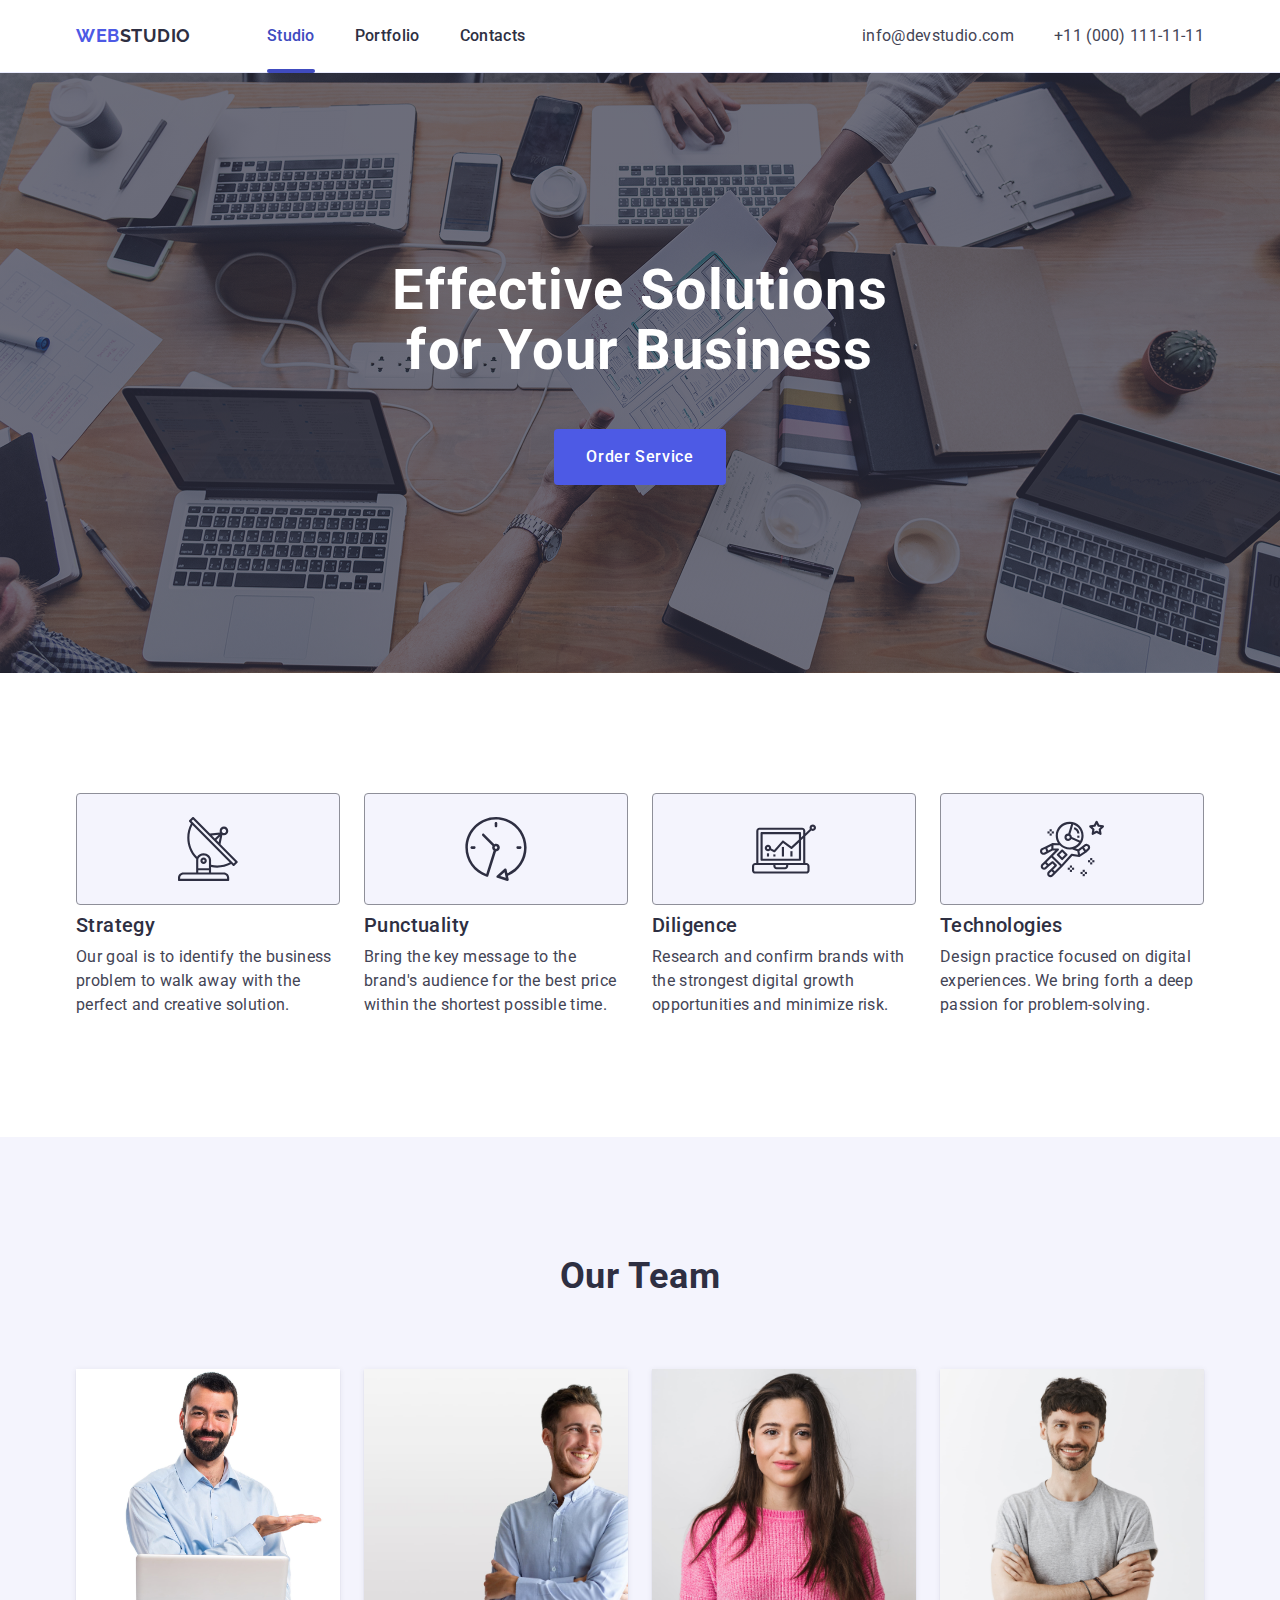
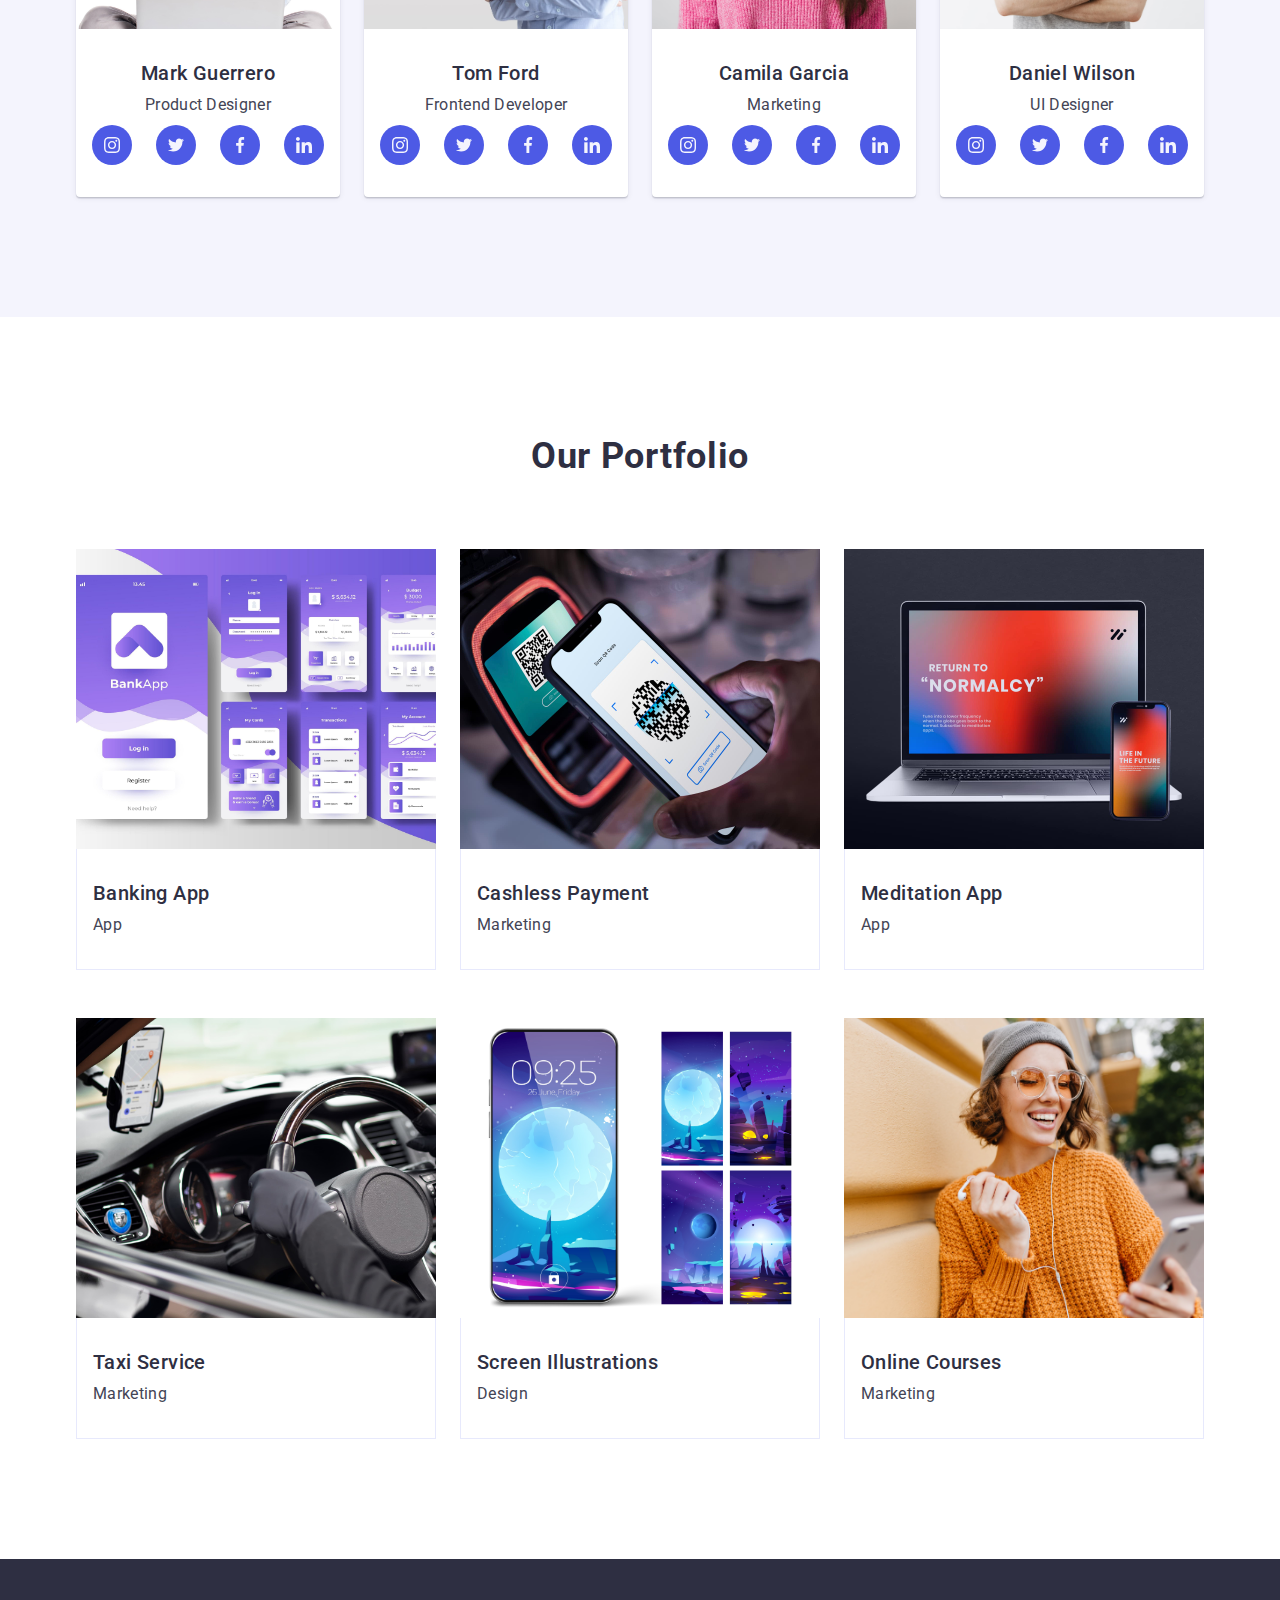
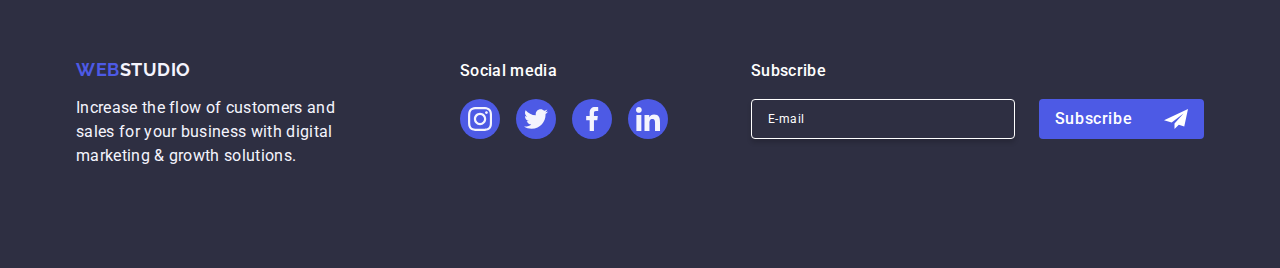
<file: index.html>
<!DOCTYPE html>
<html lang="en">

<head>
    <meta charset="UTF-8">
    <meta name="viewport" content="width=device-width, initial-scale=1.0">
    <title>WebStudio</title>
    <link rel="preconnect" href="https://fonts.googleapis.com">
    <link rel="preconnect" href="https://fonts.gstatic.com" crossorigin>
    <link href="https://fonts.googleapis.com/css2?family=Raleway:wght@700&family=Roboto:wght@400;500;700&display=swap"
        rel="stylesheet">
    <link rel="stylesheet"
        href="https://cdnjs.cloudflare.com/ajax/libs/modern-normalize/3.0.0/modern-normalize.min.css">
    <link rel="stylesheet" href="./css/styles.css">
</head>

<body>
    <header class="header">
        <div class="container">
            <nav class="navigation">
                <a href="./index.html" class="logo">WEB<span class="logo-accent">Studio</span></a>
                <ul class="nav-list">
                    <li class="nav-item"><a href="./index.html" class="nav-link current">Studio</a></li>
                    <li class="nav-item"><a href="#portfolio" class="nav-link">Portfolio</a></li>
                    <li class="nav-item"><a href="#contacts" class="nav-link">Contacts</a></li>
                </ul>
            </nav>
            <address class="contacts">
                <ul class="contacts-list">
                    <li class="contacts-item"><a href="mailto:info@devstudio.com"
                            class="contacts-link">info@devstudio.com</a></li>
                    <li class="contacts-item"><a href="tel:+110001111111" class="contacts-link">+11 (000) 111-11-11</a>
                    </li>
                </ul>
            </address>
        </div>
    </header>

    <main>
        <!-- Hero Section -->
        <section class="hero section">
            <div class="container">
                <h1 class="hero-title">Effective Solutions for Your Business</h1>
                <button type="button" class="hero-button">Order Service</button>
            </div>
        </section>

        <!-- Features Section -->
        <section class="features section">
            <div class="container">
                <h2 class="visually-hidden">Our Features</h2>
                <ul class="features-list">
                    <li class="features-item">
                        <div class="features-icon-container">
                            <svg class="features-icon" width="64" height="64">
                                <use href="./images/icons.svg#icon-anthena"></use>
                            </svg>
                        </div>
                        <h3 class="features-title">Strategy</h3>
                        <p class="features-text">Our goal is to identify the business problem to walk away with the
                            perfect and creative solution.</p>
                    </li>
                    <li class="features-item">
                        <div class="features-icon-container">
                            <svg class="features-icon" width="64" height="64">
                                <use href="./images/icons.svg#icon-clock"></use>
                            </svg>
                        </div>
                        <h3 class="features-title">Punctuality</h3>
                        <p class="features-text">Bring the key message to the brand's audience for the best price within
                            the shortest possible time.</p>
                    </li>
                    <li class="features-item">
                        <div class="features-icon-container">
                            <svg class="features-icon" width="64" height="64">
                                <use href="./images/icons.svg#icon-diagram"></use>
                            </svg>
                        </div>
                        <h3 class="features-title">Diligence</h3>
                        <p class="features-text">Research and confirm brands with the strongest digital growth
                            opportunities and minimize risk.</p>
                    </li>
                    <li class="features-item">
                        <div class="features-icon-container">
                            <svg class="features-icon" width="64" height="64">
                                <use href="./images/icons.svg#icon-astronaut"></use>
                            </svg>
                        </div>
                        <h3 class="features-title">Technologies</h3>
                        <p class="features-text">Design practice focused on digital experiences. We bring forth a deep
                            passion for problem-solving.</p>
                    </li>
                </ul>
            </div>
        </section>

        <!-- Our Team Section -->
        <section class="team section">
            <div class="container">
                <h2 class="section-title">Our Team</h2>
                <ul class="team-list">
                    <li class="team-item">
                        <img src="./images/mark-guerrero.jpg" alt="Mark Guerrero" width="264">
                        <div class="team-content">
                            <h3 class="team-name">Mark Guerrero</h3>
                            <p class="team-position">Product Designer</p>
                            <ul class="social-list">
                                <li class="social-item">
                                    <a href="#" class="social-link">
                                        <svg class="social-icon" width="16" height="16">
                                            <use href="./images/icons.svg#icon-instagram"></use>
                                        </svg>
                                    </a>
                                </li>
                                <li class="social-item">
                                    <a href="#" class="social-link">
                                        <svg class="social-icon" width="16" height="16">
                                            <use href="./images/icons.svg#icon-twitter"></use>
                                        </svg>
                                    </a>
                                </li>
                                <li class="social-item">
                                    <a href="#" class="social-link">
                                        <svg class="social-icon" width="16" height="16">
                                            <use href="./images/icons.svg#icon-facebook"></use>
                                        </svg>
                                    </a>
                                </li>
                                <li class="social-item">
                                    <a href="#" class="social-link">
                                        <svg class="social-icon" width="16" height="16">
                                            <use href="./images/icons.svg#icon-linkedin"></use>
                                        </svg>
                                    </a>
                                </li>
                            </ul>
                        </div>
                    </li>
                    <li class="team-item">
                        <img src="./images/tom-ford.jpg" alt="Tom Ford" width="264">
                        <div class="team-content">
                            <h3 class="team-name">Tom Ford</h3>
                            <p class="team-position">Frontend Developer</p>
                            <ul class="social-list">
                                <li class="social-item">
                                    <a href="#" class="social-link">
                                        <svg class="social-icon" width="16" height="16">
                                            <use href="./images/icons.svg#icon-instagram"></use>
                                        </svg>
                                    </a>
                                </li>
                                <li class="social-item">
                                    <a href="#" class="social-link">
                                        <svg class="social-icon" width="16" height="16">
                                            <use href="./images/icons.svg#icon-twitter"></use>
                                        </svg>
                                    </a>
                                </li>
                                <li class="social-item">
                                    <a href="#" class="social-link">
                                        <svg class="social-icon" width="16" height="16">
                                            <use href="./images/icons.svg#icon-facebook"></use>
                                        </svg>
                                    </a>
                                </li>
                                <li class="social-item">
                                    <a href="#" class="social-link">
                                        <svg class="social-icon" width="16" height="16">
                                            <use href="./images/icons.svg#icon-linkedin"></use>
                                        </svg>
                                    </a>
                                </li>
                            </ul>
                        </div>
                    </li>
                    <li class="team-item">
                        <img src="./images/camila-garcia.jpg" alt="Camila Garcia" width="264">
                        <div class="team-content">
                            <h3 class="team-name">Camila Garcia</h3>
                            <p class="team-position">Marketing</p>
                            <ul class="social-list">
                                <li class="social-item">
                                    <a href="#" class="social-link">
                                        <svg class="social-icon" width="16" height="16">
                                            <use href="./images/icons.svg#icon-instagram"></use>
                                        </svg>
                                    </a>
                                </li>
                                <li class="social-item">
                                    <a href="#" class="social-link">
                                        <svg class="social-icon" width="16" height="16">
                                            <use href="./images/icons.svg#icon-twitter"></use>
                                        </svg>
                                    </a>
                                </li>
                                <li class="social-item">
                                    <a href="#" class="social-link">
                                        <svg class="social-icon" width="16" height="16">
                                            <use href="./images/icons.svg#icon-facebook"></use>
                                        </svg>
                                    </a>
                                </li>
                                <li class="social-item">
                                    <a href="#" class="social-link">
                                        <svg class="social-icon" width="16" height="16">
                                            <use href="./images/icons.svg#icon-linkedin"></use>
                                        </svg>
                                    </a>
                                </li>
                            </ul>
                        </div>
                    </li>
                    <li class="team-item">
                        <img src="./images/daniel-wilson.jpg" alt="Daniel Wilson" width="264">
                        <div class="team-content">
                            <h3 class="team-name">Daniel Wilson</h3>
                            <p class="team-position">UI Designer</p>
                            <ul class="social-list">
                                <li class="social-item">
                                    <a href="#" class="social-link">
                                        <svg class="social-icon" width="16" height="16">
                                            <use href="./images/icons.svg#icon-instagram"></use>
                                        </svg>
                                    </a>
                                </li>
                                <li class="social-item">
                                    <a href="#" class="social-link">
                                        <svg class="social-icon" width="16" height="16">
                                            <use href="./images/icons.svg#icon-twitter"></use>
                                        </svg>
                                    </a>
                                </li>
                                <li class="social-item">
                                    <a href="#" class="social-link">
                                        <svg class="social-icon" width="16" height="16">
                                            <use href="./images/icons.svg#icon-facebook"></use>
                                        </svg>
                                    </a>
                                </li>
                                <li class="social-item">
                                    <a href="#" class="social-link">
                                        <svg class="social-icon" width="16" height="16">
                                            <use href="./images/icons.svg#icon-linkedin"></use>
                                        </svg>
                                    </a>
                                </li>
                            </ul>
                        </div>
                    </li>
                </ul>
            </div>
        </section>

        <!-- Portfolio Section -->
        <section class="portfolio section" id="portfolio">
            <div class="container">
                <h2 class="section-title">Our Portfolio</h2>
                <ul class="portfolio-list">
                    <li class="portfolio-item">
                        <div class="portfolio-image-wrapper">
                            <img src="./images/banking-app.jpg" alt="Banking App" width="360">
                            <p class="portfolio-overlay">14 Stylish and User-Friendly App Design Concepts · Task Manager
                                App · Calorie Tracker App · Exotic Fruit Ecommerce App · Cloud Storage App</p>
                        </div>
                        <div class="portfolio-content">
                            <h3 class="portfolio-title">Banking App</h3>
                            <p class="portfolio-category">App</p>
                        </div>
                    </li>
                    <li class="portfolio-item">
                        <div class="portfolio-image-wrapper">
                            <img src="./images/cashless-payment.jpg" alt="Cashless Payment" width="360">
                            <p class="portfolio-overlay">14 Stylish and User-Friendly App Design Concepts · Task Manager
                                App · Calorie Tracker App · Exotic Fruit Ecommerce App · Cloud Storage App</p>
                        </div>
                        <div class="portfolio-content">
                            <h3 class="portfolio-title">Cashless Payment</h3>
                            <p class="portfolio-category">Marketing</p>
                        </div>
                    </li>
                    <li class="portfolio-item">
                        <div class="portfolio-image-wrapper">
                            <img src="./images/meditation-app.jpg" alt="Meditation App" width="360">
                            <p class="portfolio-overlay">14 Stylish and User-Friendly App Design Concepts · Task Manager
                                App · Calorie Tracker App · Exotic Fruit Ecommerce App · Cloud Storage App</p>
                        </div>
                        <div class="portfolio-content">
                            <h3 class="portfolio-title">Meditation App</h3>
                            <p class="portfolio-category">App</p>
                        </div>
                    </li>
                    <li class="portfolio-item">
                        <div class="portfolio-image-wrapper">
                            <img src="./images/taxi-service.jpg" alt="Taxi Service" width="360">
                            <p class="portfolio-overlay">14 Stylish and User-Friendly App Design Concepts · Task Manager
                                App · Calorie Tracker App · Exotic Fruit Ecommerce App · Cloud Storage App</p>
                        </div>
                        <div class="portfolio-content">
                            <h3 class="portfolio-title">Taxi Service</h3>
                            <p class="portfolio-category">Marketing</p>
                        </div>
                    </li>
                    <li class="portfolio-item">
                        <div class="portfolio-image-wrapper">
                            <img src="./images/screen-illustrations.jpg" alt="Screen Illustrations" width="360">
                            <p class="portfolio-overlay">14 Stylish and User-Friendly App Design Concepts · Task Manager
                                App · Calorie Tracker App · Exotic Fruit Ecommerce App · Cloud Storage App</p>
                        </div>
                        <div class="portfolio-content">
                            <h3 class="portfolio-title">Screen Illustrations</h3>
                            <p class="portfolio-category">Design</p>
                        </div>
                    </li>
                    <li class="portfolio-item">
                        <div class="portfolio-image-wrapper">
                            <img src="./images/online-courses.jpg" alt="Online Courses" width="360">
                            <p class="portfolio-overlay">14 Stylish and User-Friendly App Design Concepts · Task Manager
                                App · Calorie Tracker App · Exotic Fruit Ecommerce App · Cloud Storage App</p>
                        </div>
                        <div class="portfolio-content">
                            <h3 class="portfolio-title">Online Courses</h3>
                            <p class="portfolio-category">Marketing</p>
                        </div>
                    </li>
                </ul>
            </div>
        </section>
    </main>

    <footer class="footer">
        <div class="container footer-container">
            <div class="footer-info">
                <a href="./index.html" class="logo footer-logo">WEB<span class="logo-accent-footer">Studio</span></a>
                <p class="footer-text">Increase the flow of customers and sales for your business with digital marketing
                    &
                    growth solutions.</p>
            </div>
            <div class="footer-social">
                <p class="footer-social-title">Social media</p>
                <ul class="social-list footer-social-list">
                    <li class="social-item">
                        <a href="#" class="social-link footer-social-link">
                            <svg class="social-icon" width="24" height="24">
                                <use href="./images/icons.svg#icon-instagram"></use>
                            </svg>
                        </a>
                    </li>
                    <li class="social-item">
                        <a href="#" class="social-link footer-social-link">
                            <svg class="social-icon" width="24" height="24">
                                <use href="./images/icons.svg#icon-twitter"></use>
                            </svg>
                        </a>
                    </li>
                    <li class="social-item">
                        <a href="#" class="social-link footer-social-link">
                            <svg class="social-icon" width="24" height="24">
                                <use href="./images/icons.svg#icon-facebook"></use>
                            </svg>
                        </a>
                    </li>
                    <li class="social-item">
                        <a href="#" class="social-link footer-social-link">
                            <svg class="social-icon" width="24" height="24">
                                <use href="./images/icons.svg#icon-linkedin"></use>
                            </svg>
                        </a>
                    </li>
                </ul>
            </div>
            <div class="footer-subscribe">
                <p class="footer-subscribe-title">Subscribe</p>
                <form class="subscribe-form">
                    <label class="subscribe-label">
                        <input type="email" name="subscribe-email" class="subscribe-input" placeholder="E-mail"
                            required>
                    </label>
                    <button type="submit" class="subscribe-btn">
                        Subscribe
                        <svg class="subscribe-icon" width="24" height="24">
                            <use href="./images/icons.svg#icon-arrow"></use>
                        </svg>
                    </button>
                </form>
            </div>
        </div>
    </footer>
    <!-- MODAL WINDOW -->
    <div class="backdrop">
        <div class="modal">
            <button type="button" class="modal-close-btn">
                <svg class="modal-close-icon" width="8" height="8">
                    <use href="./images/icons.svg#icon-cross"></use>
                </svg>
            </button>
            <p class="modal-title">Leave your contacts and we will call you back</p>

            <form class="modal-form">
                <div class="form-field-container">
                    <label for="user-name" class="form-label">Name</label>
                    <div class="input-wrapper">
                        <input type="text" id="user-name" name="user-name" class="form-input">
                        <svg class="input-icon" width="18" height="24">
                            <use href="./images/icons.svg#icon-customer"></use>
                        </svg>
                    </div>
                </div>

                <div class="form-field-container">
                    <label for="user-phone" class="form-label">Phone</label>
                    <div class="input-wrapper">
                        <input type="tel" id="user-phone" name="user-phone" class="form-input">
                        <svg class="input-icon" width="18" height="24">
                            <use href="./images/icons.svg#icon-phone"></use>
                        </svg>
                    </div>
                </div>

                <div class="form-field-container">
                    <label for="user-email" class="form-label">Email</label>
                    <div class="input-wrapper">
                        <input type="email" id="user-email" name="user-email" class="form-input">
                        <svg class="input-icon" width="18" height="24">
                            <use href="./images/icons.svg#icon-email"></use>
                        </svg>
                    </div>
                </div>

                <div class="form-comment-container">
                    <label for="user-comment" class="form-label">Comment</label>
                    <textarea id="user-comment" name="user-comment" class="form-textarea"
                        placeholder="Text input"></textarea>
                </div>

                <div class="form-checkbox-container">
                    <input type="checkbox" id="user-privacy" name="user-privacy" value="true"
                        class="checkbox-input visually-hidden">
                    <label for="user-privacy" class="checkbox-label">
                        <span class="checkbox-custom">
                            <svg class="checkbox-icon" width="10" height="8">
                                <use href="./images/icons.svg#icon-checkmark"></use>
                            </svg>
                        </span>
                        I accept the terms and conditions of the
                        <a href="#" class="privacy-link">Privacy Policy</a>
                    </label>
                </div>
                <!-- Submit Button -->
                <button type="submit" class="form-submit-btn">Send</button>
            </form>
        </div>
    </div>
</body>


</html>
</file>
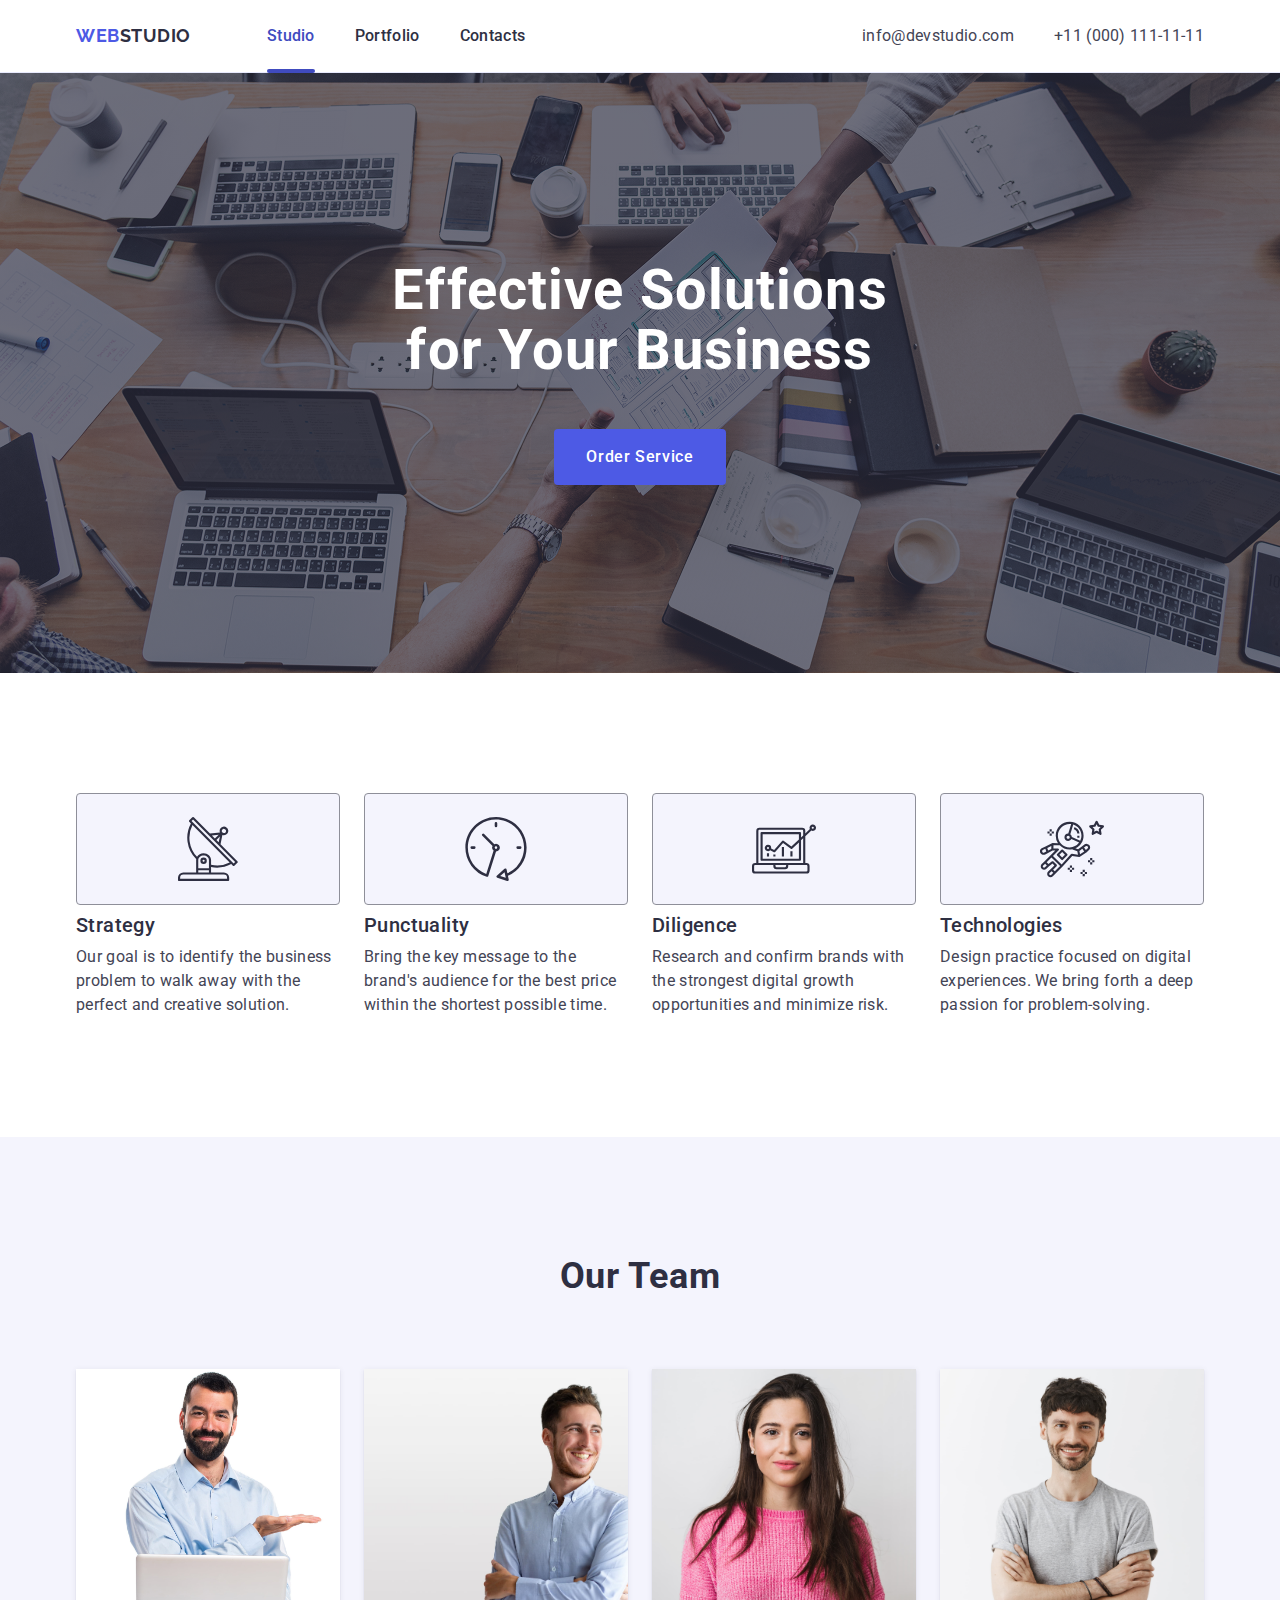
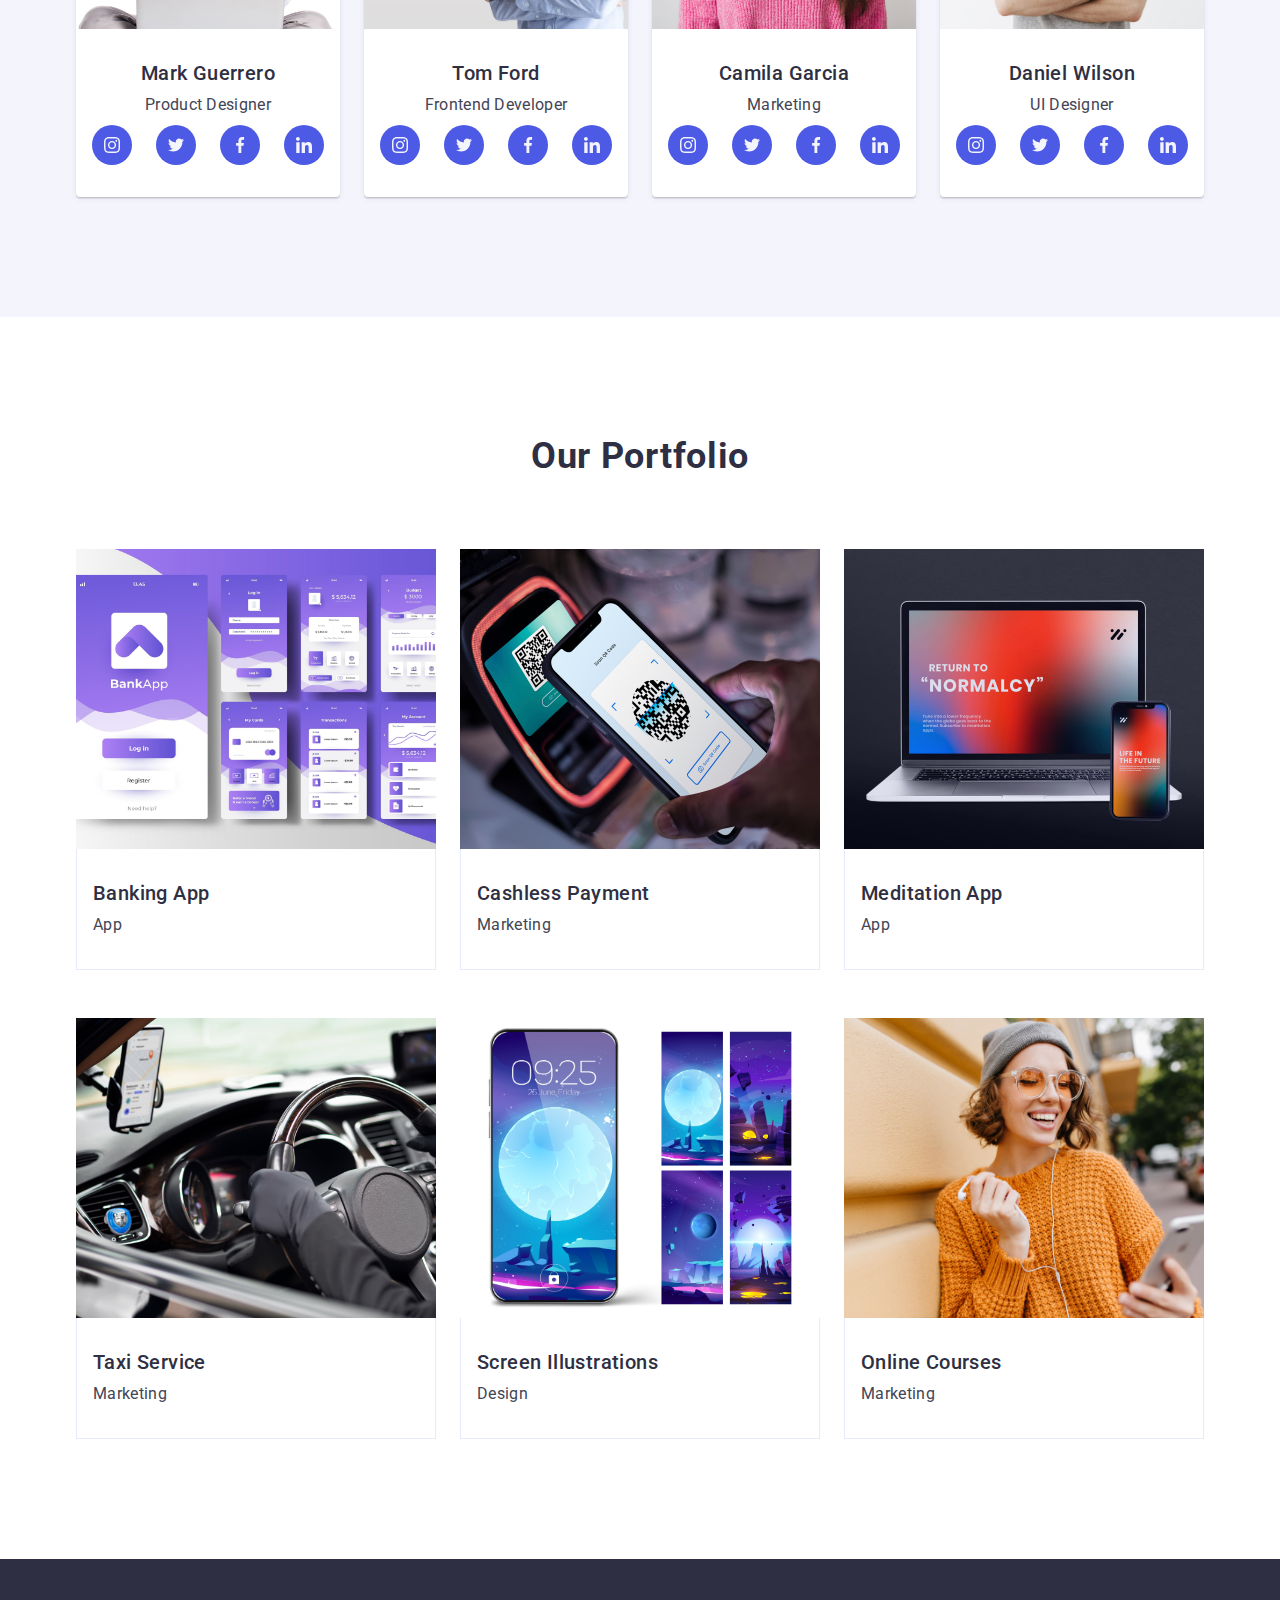
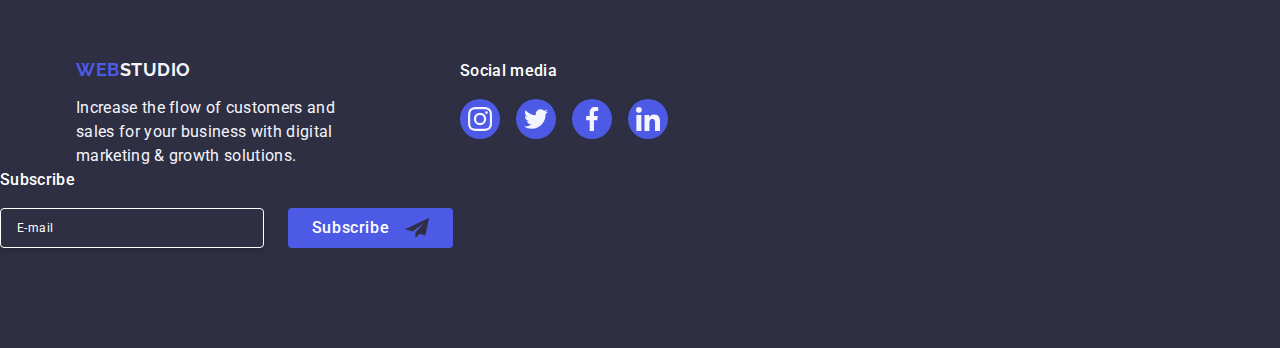
<file: goit-markup-hw-05-main/index.html>
<!DOCTYPE html>
<html lang="en">

<head>
    <meta charset="UTF-8">
    <meta name="viewport" content="width=device-width, initial-scale=1.0">
    <title>WebStudio</title>
    <link rel="preconnect" href="https://fonts.googleapis.com">
    <link rel="preconnect" href="https://fonts.gstatic.com" crossorigin>
    <link href="https://fonts.googleapis.com/css2?family=Raleway:wght@700&family=Roboto:wght@400;500;700&display=swap"
        rel="stylesheet">
    <link rel="stylesheet"
        href="https://cdnjs.cloudflare.com/ajax/libs/modern-normalize/3.0.0/modern-normalize.min.css">
    <link rel="stylesheet" href="./css/styles.css">
</head>

<body>
    <header class="header">
        <div class="container">
            <nav class="navigation">
                <a href="./index.html" class="logo">WEB<span class="logo-accent">Studio</span></a>
                <ul class="nav-list">
                    <li class="nav-item"><a href="./index.html" class="nav-link current">Studio</a></li>
                    <li class="nav-item"><a href="#portfolio" class="nav-link">Portfolio</a></li>
                    <li class="nav-item"><a href="#contacts" class="nav-link">Contacts</a></li>
                </ul>
            </nav>
            <address class="contacts">
                <ul class="contacts-list">
                    <li class="contacts-item"><a href="mailto:info@devstudio.com"
                            class="contacts-link">info@devstudio.com</a></li>
                    <li class="contacts-item"><a href="tel:+110001111111" class="contacts-link">+11 (000) 111-11-11</a>
                    </li>
                </ul>
            </address>
        </div>
    </header>

    <main>
        <!-- Hero Section -->
        <section class="hero section">
            <div class="container">
                <h1 class="hero-title">Effective Solutions for Your Business</h1>
                <button type="button" class="hero-button">Order Service</button>
            </div>
        </section>

        <!-- Features Section -->
        <section class="features section">
            <div class="container">
                <h2 class="visually-hidden">Our Features</h2>
                <ul class="features-list">
                    <li class="features-item">
                        <div class="features-icon-container">
                            <svg class="features-icon" width="64" height="64">
                                <use href="./images/icons.svg#icon-anthena"></use>
                            </svg>
                        </div>
                        <h3 class="features-title">Strategy</h3>
                        <p class="features-text">Our goal is to identify the business problem to walk away with the
                            perfect and creative solution.</p>
                    </li>
                    <li class="features-item">
                        <div class="features-icon-container">
                            <svg class="features-icon" width="64" height="64">
                                <use href="./images/icons.svg#icon-clock"></use>
                            </svg>
                        </div>
                        <h3 class="features-title">Punctuality</h3>
                        <p class="features-text">Bring the key message to the brand's audience for the best price within
                            the shortest possible time.</p>
                    </li>
                    <li class="features-item">
                        <div class="features-icon-container">
                            <svg class="features-icon" width="64" height="64">
                                <use href="./images/icons.svg#icon-diagram"></use>
                            </svg>
                        </div>
                        <h3 class="features-title">Diligence</h3>
                        <p class="features-text">Research and confirm brands with the strongest digital growth
                            opportunities and minimize risk.</p>
                    </li>
                    <li class="features-item">
                        <div class="features-icon-container">
                            <svg class="features-icon" width="64" height="64">
                                <use href="./images/icons.svg#icon-astronaut"></use>
                            </svg>
                        </div>
                        <h3 class="features-title">Technologies</h3>
                        <p class="features-text">Design practice focused on digital experiences. We bring forth a deep
                            passion for problem-solving.</p>
                    </li>
                </ul>
            </div>
        </section>

        <!-- Our Team Section -->
        <section class="team section">
            <div class="container">
                <h2 class="section-title">Our Team</h2>
                <ul class="team-list">
                    <li class="team-item">
                        <img src="./images/mark-guerrero.jpg" alt="Mark Guerrero" width="264">
                        <div class="team-content">
                            <h3 class="team-name">Mark Guerrero</h3>
                            <p class="team-position">Product Designer</p>
                            <ul class="social-list">
                                <li class="social-item">
                                    <a href="#" class="social-link">
                                        <svg class="social-icon" width="16" height="16">
                                            <use href="./images/icons.svg#icon-instagram"></use>
                                        </svg>
                                    </a>
                                </li>
                                <li class="social-item">
                                    <a href="#" class="social-link">
                                        <svg class="social-icon" width="16" height="16">
                                            <use href="./images/icons.svg#icon-twitter"></use>
                                        </svg>
                                    </a>
                                </li>
                                <li class="social-item">
                                    <a href="#" class="social-link">
                                        <svg class="social-icon" width="16" height="16">
                                            <use href="./images/icons.svg#icon-facebook"></use>
                                        </svg>
                                    </a>
                                </li>
                                <li class="social-item">
                                    <a href="#" class="social-link">
                                        <svg class="social-icon" width="16" height="16">
                                            <use href="./images/icons.svg#icon-linkedin"></use>
                                        </svg>
                                    </a>
                                </li>
                            </ul>
                        </div>
                    </li>
                    <li class="team-item">
                        <img src="./images/tom-ford.jpg" alt="Tom Ford" width="264">
                        <div class="team-content">
                            <h3 class="team-name">Tom Ford</h3>
                            <p class="team-position">Frontend Developer</p>
                            <ul class="social-list">
                                <li class="social-item">
                                    <a href="#" class="social-link">
                                        <svg class="social-icon" width="16" height="16">
                                            <use href="./images/icons.svg#icon-instagram"></use>
                                        </svg>
                                    </a>
                                </li>
                                <li class="social-item">
                                    <a href="#" class="social-link">
                                        <svg class="social-icon" width="16" height="16">
                                            <use href="./images/icons.svg#icon-twitter"></use>
                                        </svg>
                                    </a>
                                </li>
                                <li class="social-item">
                                    <a href="#" class="social-link">
                                        <svg class="social-icon" width="16" height="16">
                                            <use href="./images/icons.svg#icon-facebook"></use>
                                        </svg>
                                    </a>
                                </li>
                                <li class="social-item">
                                    <a href="#" class="social-link">
                                        <svg class="social-icon" width="16" height="16">
                                            <use href="./images/icons.svg#icon-linkedin"></use>
                                        </svg>
                                    </a>
                                </li>
                            </ul>
                        </div>
                    </li>
                    <li class="team-item">
                        <img src="./images/camila-garcia.jpg" alt="Camila Garcia" width="264">
                        <div class="team-content">
                            <h3 class="team-name">Camila Garcia</h3>
                            <p class="team-position">Marketing</p>
                            <ul class="social-list">
                                <li class="social-item">
                                    <a href="#" class="social-link">
                                        <svg class="social-icon" width="16" height="16">
                                            <use href="./images/icons.svg#icon-instagram"></use>
                                        </svg>
                                    </a>
                                </li>
                                <li class="social-item">
                                    <a href="#" class="social-link">
                                        <svg class="social-icon" width="16" height="16">
                                            <use href="./images/icons.svg#icon-twitter"></use>
                                        </svg>
                                    </a>
                                </li>
                                <li class="social-item">
                                    <a href="#" class="social-link">
                                        <svg class="social-icon" width="16" height="16">
                                            <use href="./images/icons.svg#icon-facebook"></use>
                                        </svg>
                                    </a>
                                </li>
                                <li class="social-item">
                                    <a href="#" class="social-link">
                                        <svg class="social-icon" width="16" height="16">
                                            <use href="./images/icons.svg#icon-linkedin"></use>
                                        </svg>
                                    </a>
                                </li>
                            </ul>
                        </div>
                    </li>
                    <li class="team-item">
                        <img src="./images/daniel-wilson.jpg" alt="Daniel Wilson" width="264">
                        <div class="team-content">
                            <h3 class="team-name">Daniel Wilson</h3>
                            <p class="team-position">UI Designer</p>
                            <ul class="social-list">
                                <li class="social-item">
                                    <a href="#" class="social-link">
                                        <svg class="social-icon" width="16" height="16">
                                            <use href="./images/icons.svg#icon-instagram"></use>
                                        </svg>
                                    </a>
                                </li>
                                <li class="social-item">
                                    <a href="#" class="social-link">
                                        <svg class="social-icon" width="16" height="16">
                                            <use href="./images/icons.svg#icon-twitter"></use>
                                        </svg>
                                    </a>
                                </li>
                                <li class="social-item">
                                    <a href="#" class="social-link">
                                        <svg class="social-icon" width="16" height="16">
                                            <use href="./images/icons.svg#icon-facebook"></use>
                                        </svg>
                                    </a>
                                </li>
                                <li class="social-item">
                                    <a href="#" class="social-link">
                                        <svg class="social-icon" width="16" height="16">
                                            <use href="./images/icons.svg#icon-linkedin"></use>
                                        </svg>
                                    </a>
                                </li>
                            </ul>
                        </div>
                    </li>
                </ul>
            </div>
        </section>

        <!-- Portfolio Section -->
        <section class="portfolio section" id="portfolio">
            <div class="container">
                <h2 class="section-title">Our Portfolio</h2>
                <ul class="portfolio-list">
                    <li class="portfolio-item">
                        <div class="portfolio-image-wrapper">
                            <img src="./images/banking-app.jpg" alt="Banking App" width="360">
                            <p class="portfolio-overlay">14 Stylish and User-Friendly App Design Concepts · Task Manager
                                App · Calorie Tracker App · Exotic Fruit Ecommerce App · Cloud Storage App</p>
                        </div>
                        <div class="portfolio-content">
                            <h3 class="portfolio-title">Banking App</h3>
                            <p class="portfolio-category">App</p>
                        </div>
                    </li>
                    <li class="portfolio-item">
                        <div class="portfolio-image-wrapper">
                            <img src="./images/cashless-payment.jpg" alt="Cashless Payment" width="360">
                            <p class="portfolio-overlay">14 Stylish and User-Friendly App Design Concepts · Task Manager
                                App · Calorie Tracker App · Exotic Fruit Ecommerce App · Cloud Storage App</p>
                        </div>
                        <div class="portfolio-content">
                            <h3 class="portfolio-title">Cashless Payment</h3>
                            <p class="portfolio-category">Marketing</p>
                        </div>
                    </li>
                    <li class="portfolio-item">
                        <div class="portfolio-image-wrapper">
                            <img src="./images/meditation-app.jpg" alt="Meditation App" width="360">
                            <p class="portfolio-overlay">14 Stylish and User-Friendly App Design Concepts · Task Manager
                                App · Calorie Tracker App · Exotic Fruit Ecommerce App · Cloud Storage App</p>
                        </div>
                        <div class="portfolio-content">
                            <h3 class="portfolio-title">Meditation App</h3>
                            <p class="portfolio-category">App</p>
                        </div>
                    </li>
                    <li class="portfolio-item">
                        <div class="portfolio-image-wrapper">
                            <img src="./images/taxi-service.jpg" alt="Taxi Service" width="360">
                            <p class="portfolio-overlay">14 Stylish and User-Friendly App Design Concepts · Task Manager
                                App · Calorie Tracker App · Exotic Fruit Ecommerce App · Cloud Storage App</p>
                        </div>
                        <div class="portfolio-content">
                            <h3 class="portfolio-title">Taxi Service</h3>
                            <p class="portfolio-category">Marketing</p>
                        </div>
                    </li>
                    <li class="portfolio-item">
                        <div class="portfolio-image-wrapper">
                            <img src="./images/screen-illustrations.jpg" alt="Screen Illustrations" width="360">
                            <p class="portfolio-overlay">14 Stylish and User-Friendly App Design Concepts · Task Manager
                                App · Calorie Tracker App · Exotic Fruit Ecommerce App · Cloud Storage App</p>
                        </div>
                        <div class="portfolio-content">
                            <h3 class="portfolio-title">Screen Illustrations</h3>
                            <p class="portfolio-category">Design</p>
                        </div>
                    </li>
                    <li class="portfolio-item">
                        <div class="portfolio-image-wrapper">
                            <img src="./images/online-courses.jpg" alt="Online Courses" width="360">
                            <p class="portfolio-overlay">14 Stylish and User-Friendly App Design Concepts · Task Manager
                                App · Calorie Tracker App · Exotic Fruit Ecommerce App · Cloud Storage App</p>
                        </div>
                        <div class="portfolio-content">
                            <h3 class="portfolio-title">Online Courses</h3>
                            <p class="portfolio-category">Marketing</p>
                        </div>
                    </li>
                </ul>
            </div>
        </section>
    </main>

    <footer class="footer">
        <div class="container footer-container">
            <div class="footer-info">
                <a href="./index.html" class="logo footer-logo">WEB<span class="logo-accent-footer">Studio</span></a>
                <p class="footer-text">Increase the flow of customers and sales for your business with digital marketing
                    & growth solutions.</p>
            </div>
            <div class="footer-social">
                <p class="footer-social-title">Social media</p>
                <ul class="social-list footer-social-list">
                    <li class="social-item">
                        <a href="#" class="social-link footer-social-link">
                            <svg class="social-icon" width="24" height="24">
                                <use href="./images/icons.svg#icon-instagram"></use>
                            </svg>
                        </a>
                    </li>
                    <li class="social-item">
                        <a href="#" class="social-link footer-social-link">
                            <svg class="social-icon" width="24" height="24">
                                <use href="./images/icons.svg#icon-twitter"></use>
                            </svg>
                        </a>
                    </li>
                    <li class="social-item">
                        <a href="#" class="social-link footer-social-link">
                            <svg class="social-icon" width="24" height="24">
                                <use href="./images/icons.svg#icon-facebook"></use>
                            </svg>
                        </a>
                    </li>
                    <li class="social-item">
                        <a href="#" class="social-link footer-social-link">
                            <svg class="social-icon" width="24" height="24">
                                <use href="./images/icons.svg#icon-linkedin"></use>
                            </svg>
                        </a>
                    </li>
                </ul>
            </div>
        </div>
        <!-- НОВИЙ БЛОК -->
         <div class="footer-subscribe">
            <p class="footer-subscribe-title">Subscribe</p>
            <form class="subscribe-form">
                <label class="subscribe-label">
                    <input type="email" name="subscribe-email" class="subscribe-input" placeholder="E-mail" required>
                </label>
                <button type="submit" class="subscribe-btn">
                    Subscribe
                    <svg class="subscribe-icon" width="24" height="24">
                        <use href="./images/icons.svg#icon-arrow"></use>
                    </svg>
                </button>
            </form>
        </div>
        </div> </footer>
    <!-- MODAL WINDOW -->
    <di class="backdrop">
        <div class="modal">
            <button type="button" class="modal-close-btn">
                <svg class="modal-close-icon" width="8" height="8">
                    <use href="./images/icons.svg#icon-cross"></use>
                </svg>
            </button>
            <p class="modal-title">Leave your contacts and we will call you back</p>
            
            <form class="modal-form">
                <!-- Name Field -->
                <div class="form-field">
                    <label for="user-name" class="form-label">Name</label>
                    <div class="input-wrapper">
                        <input type="text" id="user-name" name="user-name" class="form-input" required>
                        <svg class="input-icon" width="18" height="24">
                            <use href="./images/icons.svg#icon-customer"></use>
                        </svg>
                    </div>
                </div>
            
                <!-- Phone Field -->
                <div class="form-field">
                    <label for="user-phone" class="form-label">Phone</label>
                    <div class="input-wrapper">
                        <input type="tel" id="user-phone" name="user-phone" class="form-input" required>
                        <svg class="input-icon" width="18" height="24">
                            <use href="./images/icons.svg#icon-phone"></use>
                        </svg>
                    </div>
                </div>
            
                <!-- Email Field -->
                <div class="form-field">
                    <label for="user-email" class="form-label">Email</label>
                    <div class="input-wrapper">
                        <input type="email" id="user-email" name="user-email" class="form-input" required>
                        <svg class="input-icon" width="18" height="24">
                            <use href="./images/icons.svg#icon-email"></use>
                        </svg>
                    </div>
                </div>
            
                <!-- Comment Field -->
                <div class="form-field">
                    <label for="user-comment" class="form-label">Comment</label>
                    <textarea id="user-comment" name="user-comment" class="form-textarea" placeholder="Text input"
                        rows="5"></textarea>
                </div>
            
                <!-- Checkbox -->
                <div class="form-checkbox">
                    <input type="checkbox" id="user-privacy" name="user-privacy" class="checkbox-input visually-hidden" required>
                    <label for="user-privacy" class="checkbox-label">
                        <span class="checkbox-custom">
                            <svg class="checkbox-icon" width="10" height="8">
                                <use href="./images/icons.svg#icon-checkmark"></use>
                            </svg>
                        </span>
                        I accept the terms and conditions of the <a href="#" class="privacy-link">Privacy Policy</a>
                    </label>
                </div>
            
                <!-- Submit Button -->
                <button type="submit" class="form-submit-btn">Send</button>
            </form>
        </div>
    </div>
</body>


</html>
</file>
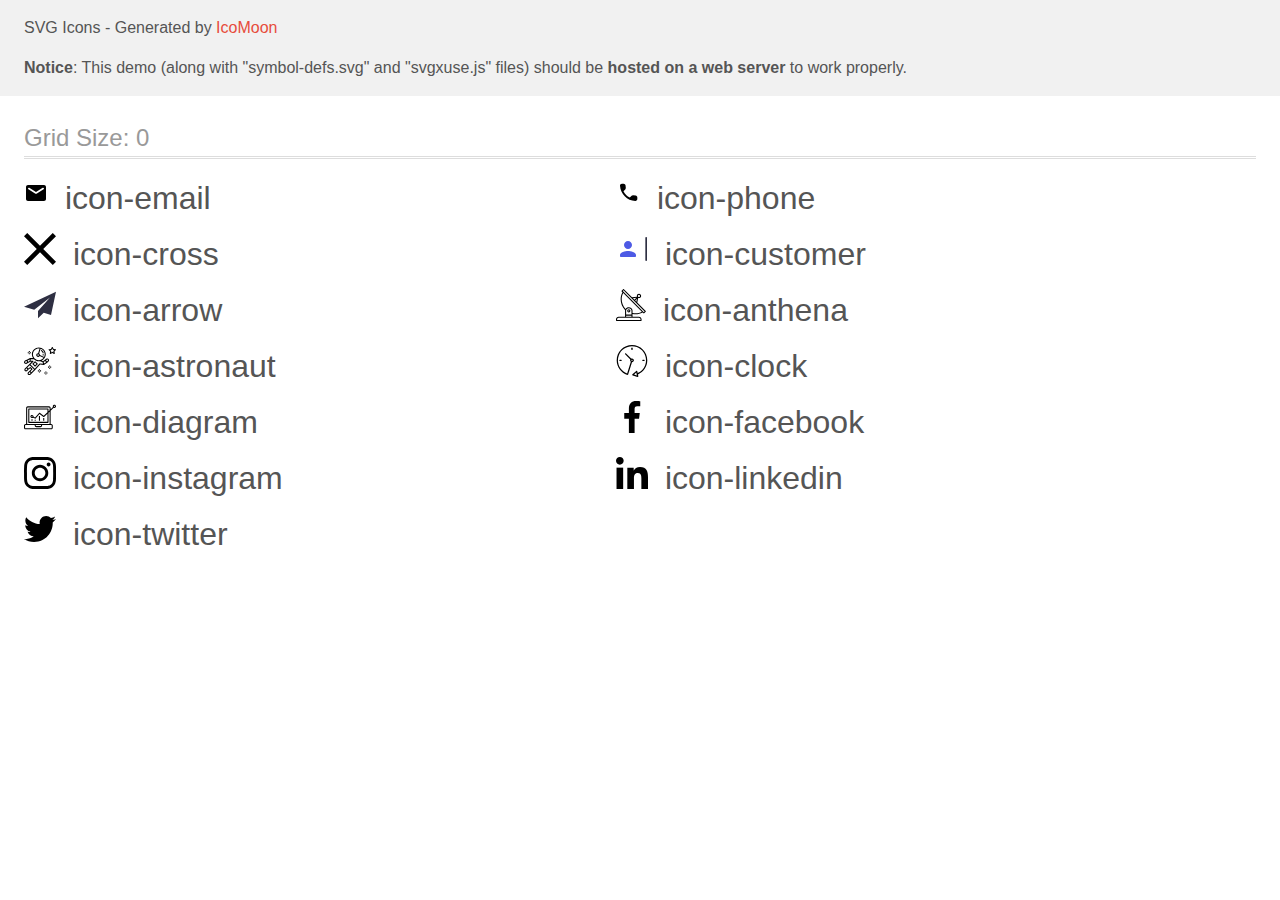
<file: images/icomoon/demo-external-svg.html>
<!doctype html>
<html>
<head>
    <title>IcoMoon - SVG Icons</title>
    <meta charset="utf-8">
    <meta name="viewport" content="width=device-width, initial-scale=1">
    <link rel="stylesheet" href="demo-files/demo.css">
    <link rel="stylesheet" href="style.css">
</head>
<body>
<header class="bgc1 clearfix">
<div class="mhl">
    <p>SVG Icons - Generated by <a href="https://icomoon.io/app">IcoMoon</a></p><p><strong>Notice</strong>: This demo (along with "symbol-defs.svg" and "svgxuse.js" files) should be <b>hosted on a web server</b> to work properly.</p>
</div>
</header>
    <div class="clearfix mhl ptl">
        <h1 class="mvm mtn fgc1">Grid Size: 0</h1>
        <div class="glyph fs1">
            <div class="clearfix pbs">
                <svg class="icon icon-email"><use xlink:href="symbol-defs.svg#icon-email"></use></svg><span class="name"> icon-email</span>
            </div>
        </div>
        <div class="glyph fs1">
            <div class="clearfix pbs">
                <svg class="icon icon-phone"><use xlink:href="symbol-defs.svg#icon-phone"></use></svg><span class="name"> icon-phone</span>
            </div>
        </div>
        <div class="glyph fs1">
            <div class="clearfix pbs">
                <svg class="icon icon-cross"><use xlink:href="symbol-defs.svg#icon-cross"></use></svg><span class="name"> icon-cross</span>
            </div>
        </div>
        <div class="glyph fs1">
            <div class="clearfix pbs">
                <svg class="icon icon-customer"><use xlink:href="symbol-defs.svg#icon-customer"></use></svg><span class="name"> icon-customer</span>
            </div>
        </div>
        <div class="glyph fs1">
            <div class="clearfix pbs">
                <svg class="icon icon-arrow"><use xlink:href="symbol-defs.svg#icon-arrow"></use></svg><span class="name"> icon-arrow</span>
            </div>
        </div>
        <div class="glyph fs1">
            <div class="clearfix pbs">
                <svg class="icon icon-anthena"><use xlink:href="symbol-defs.svg#icon-anthena"></use></svg><span class="name"> icon-anthena</span>
            </div>
        </div>
        <div class="glyph fs1">
            <div class="clearfix pbs">
                <svg class="icon icon-astronaut"><use xlink:href="symbol-defs.svg#icon-astronaut"></use></svg><span class="name"> icon-astronaut</span>
            </div>
        </div>
        <div class="glyph fs1">
            <div class="clearfix pbs">
                <svg class="icon icon-clock"><use xlink:href="symbol-defs.svg#icon-clock"></use></svg><span class="name"> icon-clock</span>
            </div>
        </div>
        <div class="glyph fs1">
            <div class="clearfix pbs">
                <svg class="icon icon-diagram"><use xlink:href="symbol-defs.svg#icon-diagram"></use></svg><span class="name"> icon-diagram</span>
            </div>
        </div>
        <div class="glyph fs1">
            <div class="clearfix pbs">
                <svg class="icon icon-facebook"><use xlink:href="symbol-defs.svg#icon-facebook"></use></svg><span class="name"> icon-facebook</span>
            </div>
        </div>
        <div class="glyph fs1">
            <div class="clearfix pbs">
                <svg class="icon icon-instagram"><use xlink:href="symbol-defs.svg#icon-instagram"></use></svg><span class="name"> icon-instagram</span>
            </div>
        </div>
        <div class="glyph fs1">
            <div class="clearfix pbs">
                <svg class="icon icon-linkedin"><use xlink:href="symbol-defs.svg#icon-linkedin"></use></svg><span class="name"> icon-linkedin</span>
            </div>
        </div>
        <div class="glyph fs1">
            <div class="clearfix pbs">
                <svg class="icon icon-twitter"><use xlink:href="symbol-defs.svg#icon-twitter"></use></svg><span class="name"> icon-twitter</span>
            </div>
        </div>
  </div>
<script defer src="svgxuse.js"></script>
</body>
</html>
</file>
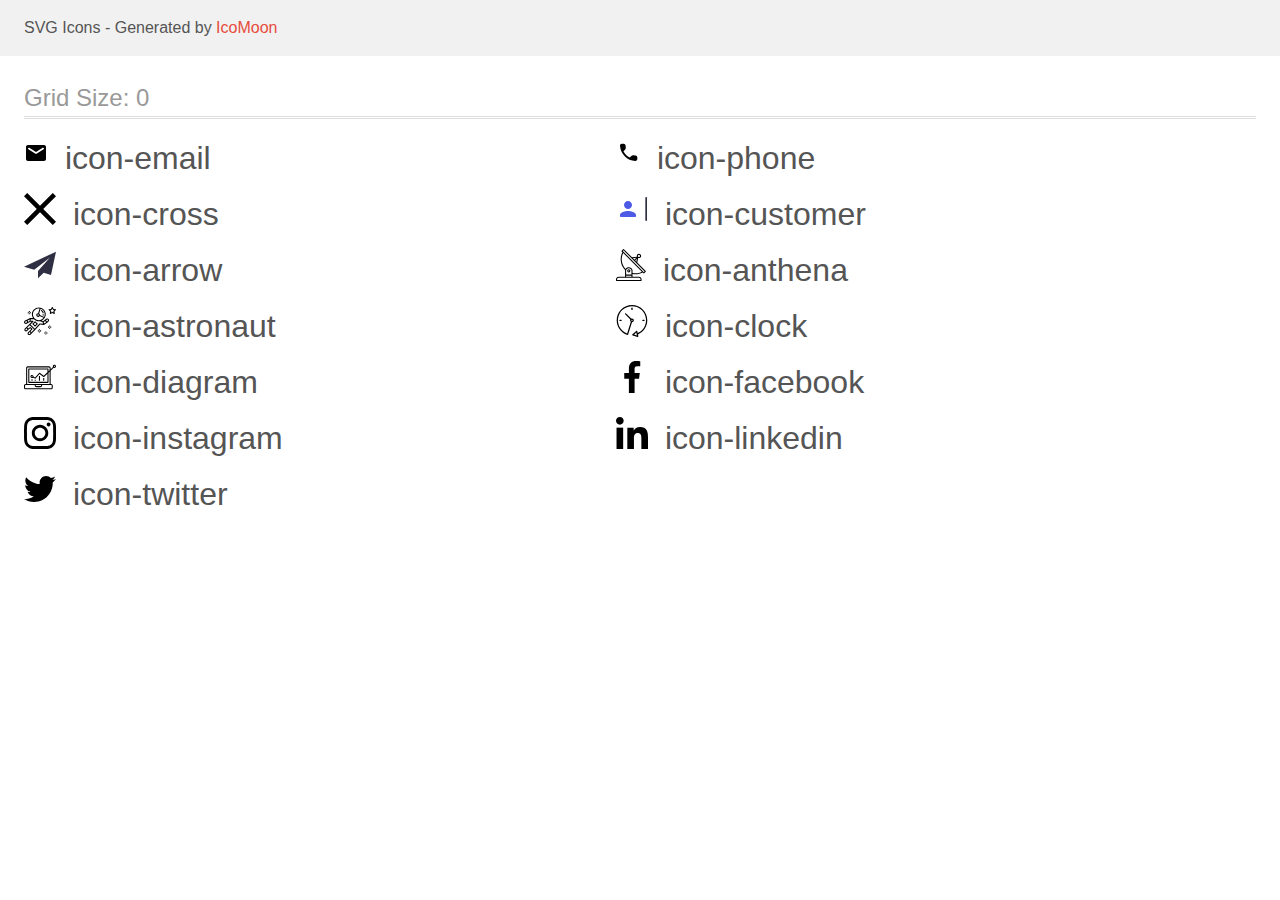
<file: images/icomoon/demo.html>
<!doctype html>
<html>
<head>
    <title>IcoMoon - SVG Icons</title>
    <meta charset="utf-8">
    <meta name="viewport" content="width=device-width, initial-scale=1">
    <link rel="stylesheet" href="demo-files/demo.css">
    <link rel="stylesheet" href="style.css">
</head>
<body>
<svg aria-hidden="true" style="position: absolute; width: 0; height: 0; overflow: hidden;" version="1.1" xmlns="http://www.w3.org/2000/svg" xmlns:xlink="http://www.w3.org/1999/xlink">
<defs>
<symbol id="icon-email" viewBox="0 0 24 32">
<path d="M20 8h-16c-1.1 0-1.99 0.9-1.99 2l-0.010 12c0 1.1 0.9 2 2 2h16c1.1 0 2-0.9 2-2v-12c0-1.1-0.9-2-2-2zM19.6 12.25l-7.070 4.42c-0.32 0.2-0.74 0.2-1.060 0l-7.070-4.42c-0.25-0.16-0.4-0.43-0.4-0.72 0-0.67 0.73-1.070 1.3-0.72l6.7 4.19 6.7-4.19c0.57-0.35 1.3 0.050 1.3 0.72 0 0.29-0.15 0.56-0.4 0.72z"></path>
</symbol>
<symbol id="icon-phone" viewBox="0 0 24 32">
<path d="M19.635 18.487l-2.451-0.28c-0.589-0.067-1.167 0.135-1.582 0.55l-1.775 1.775c-2.731-1.389-4.969-3.618-6.359-6.359l1.785-1.785c0.415-0.415 0.618-0.994 0.55-1.582l-0.28-2.432c-0.116-0.975-0.936-1.708-1.92-1.708h-1.669c-1.090 0-1.997 0.907-1.93 1.997 0.511 8.24 7.102 14.821 15.332 15.332 1.090 0.068 1.997-0.839 1.997-1.93v-1.669c0.010-0.975-0.724-1.795-1.698-1.911z"></path>
</symbol>
<symbol id="icon-cross" viewBox="0 0 32 32">
<path d="M32 3.223l-3.223-3.223-12.777 12.777-12.777-12.777-3.223 3.223 12.777 12.777-12.777 12.777 3.223 3.223 12.777-12.777 12.777 12.777 3.223-3.223-12.777-12.777 12.777-12.777z"></path>
</symbol>
<symbol id="icon-customer" viewBox="0 0 32 32">
<path fill="#4d5ae5" style="fill: var(--color1, #4d5ae5)" d="M12 16c2.21 0 4-1.79 4-4s-1.79-4-4-4c-2.21 0-4 1.79-4 4s1.79 4 4 4zM12 18c-2.67 0-8 1.34-8 4v1c0 0.55 0.45 1 1 1h14c0.55 0 1-0.45 1-1v-1c0-2.66-5.33-4-8-4z"></path>
<path fill="none" stroke="#2e2f42" style="stroke: var(--color2, #2e2f42)" stroke-linejoin="miter" stroke-linecap="round" stroke-miterlimit="4" stroke-width="1.6667" d="M30.167 4.833v22.333"></path>
</symbol>
<symbol id="icon-arrow" viewBox="0 0 32 32">
<path fill="#2e2f42" style="fill: var(--color2, #2e2f42)" d="M32 2.667l-32 15 10.227 3.156 15.773-12.323-11.998 13.488 0.010 0.003-0.012-0.003v7.345l5.735-5.576 7.265 2.242 5-23.333z"></path>
</symbol>
<symbol id="icon-anthena" viewBox="0 0 30 32">
<path d="M29.702 22.098l-8.443-8.505 0.937-4.615c0.242 0.094 0.499 0.144 0.758 0.146h0.006c1.192 0.014 2.17-0.941 2.184-2.133s-0.941-2.17-2.133-2.184c-1.192-0.014-2.17 0.941-2.184 2.133-0.003 0.255 0.039 0.509 0.125 0.749l-4.96 0.605-8.091-8.133c-0.099-0.101-0.235-0.159-0.377-0.16-0.14 0.001-0.274 0.056-0.373 0.155l-1.513 1.504c-0.208 0.208-0.208 0.546 0 0.754l0.814 0.826c-3.153 5.798-2.129 12.978 2.519 17.663 0.043 0.041 0.092 0.074 0.146 0.098-0.034 0.18-0.051 0.364-0.052 0.547v6.187h-6.4c-1.472 0.002-2.665 1.195-2.667 2.667v1.067c0 0.295 0.239 0.533 0.533 0.533h24.533c0.295 0 0.533-0.239 0.533-0.533v-1.067c-0.002-1.472-1.195-2.665-2.667-2.667h-6.4v-2.742c1.003 0.21 2.024 0.317 3.049 0.32 2.458-0.003 4.877-0.615 7.040-1.783l0.818 0.823c0.099 0.101 0.235 0.159 0.377 0.16 0.14-0.001 0.274-0.056 0.373-0.155l1.513-1.504c0.208-0.208 0.208-0.546 0-0.754zM22.209 6.233c0.418-0.415 1.093-0.414 1.509 0.004s0.414 1.093-0.004 1.508c-0.2 0.199-0.47 0.31-0.752 0.31h-0.003c-0.589-0.003-1.064-0.483-1.061-1.072 0.002-0.282 0.115-0.552 0.314-0.751h-0.002zM20.954 9.738l-0.598 2.946-1.175-1.182 1.774-1.763zM20.348 8.836l-1.92 1.909-1.485-1.493 3.405-0.415zM22.933 28.8c0.884 0 1.6 0.716 1.6 1.6v0.533h-23.467v-0.533c0-0.884 0.716-1.6 1.6-1.6h20.267zM15.467 26.667v1.067h-5.333v-1.067h5.333zM10.133 25.6v-4.053c0-1.294 1.196-2.347 2.667-2.347s2.667 1.053 2.667 2.347v4.053h-5.333zM16.533 23.904v-2.357c0-1.882-1.675-3.413-3.733-3.413-1.331-0.020-2.576 0.657-3.281 1.786-4.058-4.274-4.971-10.645-2.279-15.887l18.602 18.708c-2.872 1.461-6.165 1.873-9.309 1.163zM27.822 23.22l-21.057-21.181 0.755-0.752 7.935 7.98c0.004 0 0.006 0.007 0.010 0.010l13.115 13.191-0.757 0.752z"></path>
<path d="M12.805 20.267h-0.005c-0.884-0.001-1.601 0.714-1.602 1.598s0.714 1.601 1.598 1.602h0.005c0.884 0.001 1.601-0.714 1.602-1.598s-0.714-1.601-1.598-1.602zM13.178 22.245c-0.1 0.1-0.236 0.156-0.378 0.155-0.295-0.002-0.532-0.242-0.531-0.536 0.001-0.141 0.057-0.276 0.157-0.375s0.233-0.154 0.373-0.155c0.295 0.002 0.532 0.242 0.531 0.536-0.001 0.141-0.057 0.276-0.157 0.375h0.005z"></path>
</symbol>
<symbol id="icon-astronaut" viewBox="0 0 32 32">
<path d="M31.974 4.524c-0.063-0.193-0.229-0.333-0.43-0.363l-1.91-0.278-0.855-1.731c-0.179-0.365-0.777-0.365-0.956 0l-0.855 1.731-1.91 0.278c-0.201 0.029-0.367 0.17-0.431 0.363-0.062 0.193-0.011 0.405 0.135 0.547l1.383 1.348-0.326 1.903c-0.034 0.2 0.048 0.402 0.212 0.522 0.166 0.121 0.382 0.135 0.562 0.040l1.709-0.899 1.709 0.899c0.078 0.041 0.164 0.061 0.249 0.061 0.11 0 0.221-0.034 0.314-0.102 0.164-0.119 0.246-0.322 0.212-0.522l-0.326-1.903 1.383-1.348c0.145-0.142 0.197-0.354 0.135-0.547zM29.511 5.851c-0.125 0.122-0.183 0.299-0.153 0.472l0.191 1.114-1-0.526c-0.078-0.041-0.163-0.061-0.249-0.061s-0.17 0.020-0.249 0.061l-1.001 0.526 0.191-1.114c0.030-0.173-0.028-0.349-0.153-0.472l-0.81-0.789 1.119-0.163c0.174-0.025 0.324-0.134 0.402-0.292l0.5-1.013 0.5 1.013c0.078 0.157 0.228 0.267 0.402 0.292l1.119 0.163-0.809 0.789z"></path>
<path d="M26.133 20.522h-1.067v1.067h1.067v-1.067z"></path>
<path d="M26.133 22.656h-1.067v1.067h1.067v-1.067z"></path>
<path d="M27.2 21.589h-1.067v1.067h1.067v-1.067z"></path>
<path d="M25.067 21.589h-1.067v1.067h1.067v-1.067z"></path>
<path d="M22.4 26.389h-1.067v1.067h1.067v-1.067z"></path>
<path d="M22.4 28.522h-1.067v1.067h1.067v-1.067z"></path>
<path d="M23.467 27.456h-1.067v1.067h1.067v-1.067z"></path>
<path d="M21.333 27.456h-1.067v1.067h1.067v-1.067z"></path>
<path d="M16 24.256h-1.067v1.067h1.067v-1.067z"></path>
<path d="M16 26.389h-1.067v1.067h1.067v-1.067z"></path>
<path d="M17.067 25.322h-1.067v1.067h1.067v-1.067z"></path>
<path d="M14.933 25.322h-1.067v1.067h1.067v-1.067z"></path>
<path d="M5.867 6.122h-1.067v1.067h1.067v-1.067z"></path>
<path d="M5.867 8.255h-1.067v1.067h1.067v-1.067z"></path>
<path d="M6.933 7.189h-1.067v1.067h1.067v-1.067z"></path>
<path d="M4.8 7.189h-1.067v1.067h1.067v-1.067z"></path>
<path d="M24.715 14.159c-0.287-0.388-0.709-0.637-1.188-0.705-0.481-0.068-0.956 0.058-1.34 0.352l-1.252 0.96-1.898 1.417-1.358-0.541c2.421-1.086 4.114-3.508 4.114-6.32 0-3.823-3.123-6.933-6.961-6.933s-6.961 3.11-6.961 6.933c0 1.386 0.414 2.674 1.12 3.758l-2.764-0.024c-0.002 0-0.003 0-0.005 0-0.009 0-0.015 0.004-0.023 0.005-0.053 0.002-0.105 0.013-0.155 0.031-0.013 0.005-0.026 0.008-0.038 0.013-0.006 0.003-0.013 0.003-0.019 0.006l-3.233 1.596c-0.001 0-0.001 0-0.001 0.001l-1.893 0.911c-0.021 0.009-0.042 0.021-0.063 0.035-0.755 0.502-1.012 1.489-0.598 2.295 0.22 0.429 0.595 0.745 1.056 0.889 0.178 0.055 0.359 0.083 0.539 0.083 0.29 0 0.577-0.071 0.839-0.211l1.388-0.738 2.264-1.169 1.357-0.008-5.442 5.416c-0.001 0.001-0.001 0.001-0.002 0.001l-1.339 1.333c-0.316 0.315-0.49 0.732-0.49 1.178s0.174 0.863 0.49 1.179c0.325 0.323 0.752 0.485 1.179 0.485s0.854-0.162 1.18-0.485l1.314-1.309 1.741-1.3 0.901 0.897-1.762 1.754c-0 0.001-0.001 0.001-0.002 0.001l-1.339 1.333c-0.316 0.315-0.49 0.732-0.49 1.178s0.174 0.863 0.49 1.179c0.325 0.323 0.753 0.485 1.18 0.485s0.855-0.162 1.18-0.485l3.482-3.467c0.001-0.001 0.001-0.001 0.001-0.002l1.010-1-0.004-0.004c0.006-0.006 0.015-0.009 0.022-0.015l5.166-5.658 3.471 0.494c0.025 0.004 0.050 0.005 0.075 0.005 0.065 0 0.127-0.015 0.187-0.038 0.018-0.006 0.033-0.015 0.050-0.023 0.019-0.010 0.039-0.015 0.058-0.027l3.213-2.133c0.012-0.008 0.018-0.021 0.029-0.029 0.013-0.010 0.029-0.014 0.041-0.026l1.271-1.191c0.662-0.62 0.753-1.635 0.212-2.362zM2.13 17.77c-0.173 0.093-0.37 0.111-0.558 0.052-0.187-0.058-0.338-0.186-0.427-0.358-0.161-0.314-0.068-0.695 0.214-0.902l1.314-0.632 0.449 1.313-0.992 0.527zM5.628 15.942l-1.548 0.8-0.439-1.283 2.027-1.001-0.040 1.484zM20.727 9.322c0 0.918-0.219 1.785-0.599 2.559l-4.181-1.899c-0.044-0.573-0.341-1.075-0.788-1.388l1.464-4.86c2.378 0.756 4.105 2.974 4.105 5.588zM8.938 9.322c0-3.235 2.644-5.867 5.894-5.867 0.253 0 0.5 0.021 0.745 0.052l-1.432 4.754c-0.019-0.001-0.037-0.006-0.057-0.006-1.033 0-1.873 0.837-1.873 1.867s0.84 1.867 1.873 1.867c0.694 0 1.294-0.383 1.618-0.945l3.862 1.755c-1.075 1.446-2.795 2.39-4.737 2.39-3.25 0-5.894-2.632-5.894-5.867zM14.894 10.122c0 0.441-0.362 0.8-0.806 0.8s-0.806-0.359-0.806-0.8c0-0.441 0.362-0.8 0.806-0.8s0.806 0.359 0.806 0.8zM2.465 25.146c-0.236 0.234-0.619 0.234-0.854 0.001-0.114-0.114-0.176-0.263-0.176-0.423s0.062-0.309 0.176-0.421l0.962-0.958 0.851 0.848-0.959 0.955zM5.679 28.88c-0.236 0.234-0.619 0.235-0.855 0.001-0.114-0.114-0.176-0.263-0.176-0.423s0.062-0.309 0.176-0.421l0.963-0.959 0.852 0.848-0.96 0.955zM9.16 25.411c-0.001 0-0.001 0-0.002 0.001l-1.765 1.76-0.852-0.848 1.763-1.755c0 0 0 0 0-0s0.001-0.001 0.002-0.001c0.040-0.040 0.065-0.088 0.090-0.135 0.007-0.014 0.020-0.026 0.026-0.040 0.017-0.041 0.019-0.085 0.026-0.129 0.003-0.025 0.014-0.047 0.014-0.073 0-0.036-0.013-0.070-0.020-0.106-0.006-0.032-0.006-0.065-0.019-0.095-0.020-0.050-0.055-0.094-0.091-0.138-0.010-0.012-0.014-0.027-0.025-0.038 0 0 0 0-0.001 0s-0.001-0.002-0.001-0.002l-1.607-1.6c-0.017-0.017-0.039-0.024-0.058-0.038-0.028-0.022-0.055-0.042-0.087-0.058-0.030-0.015-0.061-0.024-0.093-0.033-0.034-0.010-0.067-0.017-0.103-0.020-0.033-0.002-0.063 0.001-0.095 0.005-0.036 0.004-0.069 0.009-0.104 0.020-0.034 0.011-0.063 0.027-0.094 0.045-0.020 0.011-0.042 0.015-0.061 0.029l-1.773 1.324-0.901-0.897 2.399-2.386 4.361 4.289-0.928 0.919zM15.979 18.394c-0.015-0.002-0.030 0.004-0.045 0.003-0.039-0.002-0.076 0.001-0.115 0.007-0.030 0.005-0.059 0.011-0.088 0.021-0.034 0.012-0.065 0.028-0.097 0.047-0.030 0.018-0.057 0.037-0.083 0.061-0.013 0.011-0.028 0.017-0.040 0.029l-4.698 5.146-4.328-4.257 2.833-2.818c0.209-0.208 0.21-0.546 0.002-0.755-0.105-0.105-0.243-0.157-0.381-0.156v-0.001l-2.219 0.013 0.028-1.607 3.104 0.027c1.265 1.294 3.029 2.101 4.981 2.101 0.437 0 0.864-0.045 1.279-0.123 0.040 0.032 0.079 0.065 0.13 0.085l2.41 0.96 0.152 0.758 0.178 0.885-3.003-0.427zM20.020 18.572l-0.313-1.558 1.446-1.080 0.947 1.257-2.080 1.381zM23.774 15.741l-0.838 0.785-0.931-1.236 0.831-0.637c0.155-0.119 0.351-0.168 0.543-0.143 0.193 0.027 0.364 0.128 0.48 0.284 0.217 0.292 0.18 0.699-0.085 0.947z"></path>
<path d="M13.602 18.544l-2.143-2.133c-0.207-0.207-0.545-0.207-0.753 0l-2.142 2.133c-0.1 0.101-0.157 0.236-0.157 0.378s0.056 0.278 0.157 0.378l2.142 2.133c0.104 0.103 0.241 0.155 0.377 0.155s0.273-0.052 0.376-0.155l2.143-2.133c0.1-0.1 0.157-0.236 0.157-0.378s-0.057-0.278-0.157-0.378zM11.083 20.303l-1.387-1.381 1.387-1.381 1.387 1.381-1.387 1.381z"></path>
<path d="M17.164 5.071l-0.258 1.036c0.071 0.018 1.738 0.452 1.738 2.149h1.067c-0-2.017-1.666-2.965-2.547-3.185z"></path>
<path d="M19.711 9.322h-1.067v1.067h1.067v-1.067z"></path>
</symbol>
<symbol id="icon-clock" viewBox="0 0 32 32">
<path d="M31.297 15.301c-0.002-8.452-6.855-15.303-15.308-15.301s-15.303 6.855-15.301 15.308c0.001 6.658 4.307 12.551 10.649 14.576 0.061 0.019 0.124 0.029 0.187 0.029 0.121-0 0.239-0.032 0.342-0.094 0.135-0.080 0.236-0.207 0.283-0.356l3.865-12.25c1.057-0.005 1.909-0.866 1.903-1.923s-0.866-1.909-1.923-1.903c-0.284 0.001-0.565 0.067-0.82 0.191l-5.106-5.107c-0.253-0.245-0.657-0.238-0.902 0.016-0.239 0.247-0.239 0.639 0 0.886l5.103 5.109c-0.392 0.799-0.168 1.764 0.536 2.309l-3.683 11.673c-7.278-2.681-11.004-10.754-8.323-18.032s10.754-11.004 18.032-8.323c7.278 2.681 11.004 10.754 8.323 18.032-1.31 3.556-4.001 6.431-7.462 7.973l-0.398-1.874c-0.073-0.345-0.411-0.565-0.756-0.492-0.109 0.023-0.209 0.074-0.293 0.148l-3.837 3.426c-0.263 0.234-0.287 0.637-0.052 0.9 0.076 0.085 0.174 0.149 0.283 0.184l4.899 1.564c0.335 0.108 0.694-0.077 0.802-0.412 0.034-0.106 0.040-0.219 0.017-0.328l-0.391-1.839c5.664-2.388 9.342-7.942 9.329-14.089zM15.992 14.664c0.352 0 0.638 0.286 0.638 0.638s-0.286 0.638-0.638 0.638c-0.352 0-0.638-0.285-0.638-0.638s0.285-0.638 0.638-0.638zM18.093 29.528l2.184-1.948 0.603 2.84-2.787-0.892z"></path>
<path d="M15.354 3.185v1.275c0 0.352 0.285 0.638 0.638 0.638s0.638-0.285 0.638-0.638v-1.275c0-0.352-0.286-0.638-0.638-0.638s-0.638 0.286-0.638 0.638z"></path>
<path d="M3.876 14.664c-0.352 0-0.638 0.286-0.638 0.638s0.285 0.638 0.638 0.638h1.275c0.352 0 0.638-0.285 0.638-0.638s-0.285-0.638-0.638-0.638h-1.275z"></path>
<path d="M28.108 15.939c0.352 0 0.638-0.285 0.638-0.638s-0.285-0.638-0.638-0.638h-1.275c-0.352 0-0.638 0.286-0.638 0.638s0.286 0.638 0.638 0.638h1.275z"></path>
</symbol>
<symbol id="icon-diagram" viewBox="0 0 32 32">
<path d="M14.925 14.965h1.066v4.798h-1.066v-4.797z"></path>
<path d="M19.19 17.097h1.066v2.665h-1.066v-2.665z"></path>
<path d="M10.661 18.696h1.066v1.066h-1.066v-1.066z"></path>
<path d="M7.463 18.163h1.066v1.599h-1.066v-1.599z"></path>
<path d="M1.599 28.291h25.587c0.883 0 1.599-0.716 1.599-1.599v-2.132c0-0.883-0.716-1.599-1.599-1.599h-0.533v-13.293l3.028-2.868c0.703 0.346 1.553 0.136 2.013-0.499s0.396-1.508-0.152-2.068-1.42-0.644-2.065-0.198c-0.644 0.446-0.873 1.292-0.542 2.002l-2.281 2.163v-1.23c0-0.883-0.716-1.599-1.599-1.599h-21.322c-0.883 0-1.599 0.716-1.599 1.599v15.992h-0.533c-0.883 0-1.599 0.716-1.599 1.599v2.132c0 0.883 0.716 1.599 1.599 1.599zM30.384 4.837c0.294 0 0.533 0.239 0.533 0.533s-0.239 0.533-0.533 0.533c-0.294 0-0.533-0.239-0.533-0.533s0.239-0.533 0.533-0.533zM3.198 6.969c0-0.294 0.239-0.533 0.533-0.533h21.322c0.294 0 0.533 0.239 0.533 0.533v2.239l-1.066 1.013v-2.186c0-0.294-0.239-0.533-0.533-0.533h-19.19c-0.294 0-0.533 0.239-0.533 0.533v13.326c0 0.294 0.239 0.533 0.533 0.533h19.19c0.294 0 0.533-0.239 0.533-0.533v-9.674l1.066-1.010v12.284h-22.388v-15.992zM7.996 13.899c-0.721-0.002-1.354 0.478-1.546 1.174s0.105 1.433 0.725 1.801c0.62 0.368 1.41 0.276 1.928-0.226l1.853 0.93c0.215 0.108 0.476 0.057 0.636-0.123l3.939-4.431 3.872 2.901c0.208 0.156 0.498 0.139 0.686-0.039l3.365-3.188v8.131h-18.124v-12.26h18.124v2.66l-3.771 3.572-3.904-2.927c-0.222-0.166-0.534-0.135-0.718 0.072l-3.993 4.493-1.493-0.746c0.011-0.064 0.018-0.129 0.020-0.193 0-0.883-0.716-1.599-1.599-1.599zM8.529 15.498c0 0.294-0.239 0.533-0.533 0.533s-0.533-0.239-0.533-0.533c0-0.294 0.239-0.533 0.533-0.533s0.533 0.239 0.533 0.533zM11.727 24.027h5.331v0.533c0 0.294-0.239 0.533-0.533 0.533h-4.264c-0.294 0-0.533-0.239-0.533-0.533v-0.533zM1.066 24.56c0-0.294 0.239-0.533 0.533-0.533h9.062v0.533c0 0.883 0.716 1.599 1.599 1.599h4.264c0.883 0 1.599-0.716 1.599-1.599v-0.533h9.062c0.294 0 0.533 0.239 0.533 0.533v2.132c0 0.294-0.239 0.533-0.533 0.533h-25.587c-0.294 0-0.533-0.239-0.533-0.533v-2.132z"></path>
</symbol>
<symbol id="icon-facebook" viewBox="0 0 32 32">
<path d="M21.329 5.313h2.921v-5.088c-0.504-0.069-2.237-0.225-4.256-0.225-4.212 0-7.097 2.649-7.097 7.519v4.481h-4.648v5.688h4.648v14.312h5.699v-14.311h4.46l0.708-5.688h-5.169v-3.919c0.001-1.644 0.444-2.769 2.735-2.769z"></path>
</symbol>
<symbol id="icon-instagram" viewBox="0 0 32 32">
<path d="M31.969 9.408c-0.075-1.7-0.35-2.869-0.744-3.882-0.406-1.075-1.031-2.038-1.85-2.838-0.8-0.813-1.769-1.444-2.832-1.844-1.019-0.394-2.182-0.669-3.882-0.744-1.713-0.081-2.257-0.1-6.601-0.1s-4.888 0.019-6.595 0.094c-1.7 0.075-2.869 0.35-3.882 0.744-1.075 0.406-2.038 1.031-2.838 1.85-0.813 0.8-1.444 1.769-1.844 2.832-0.394 1.019-0.669 2.182-0.744 3.882-0.081 1.713-0.1 2.257-0.1 6.601s0.019 4.888 0.094 6.595c0.075 1.7 0.35 2.869 0.744 3.882 0.406 1.075 1.038 2.038 1.85 2.838 0.8 0.813 1.769 1.444 2.832 1.844 1.019 0.394 2.182 0.669 3.882 0.744 1.706 0.075 2.25 0.094 6.595 0.094s4.888-0.019 6.595-0.094c1.7-0.075 2.869-0.35 3.882-0.744 2.151-0.832 3.851-2.532 4.682-4.682 0.394-1.019 0.669-2.182 0.744-3.882 0.075-1.707 0.094-2.25 0.094-6.595s-0.006-4.888-0.081-6.595zM29.087 22.473c-0.069 1.563-0.331 2.407-0.55 2.969-0.538 1.394-1.644 2.501-3.038 3.038-0.563 0.219-1.413 0.481-2.969 0.55-1.688 0.075-2.194 0.094-6.464 0.094s-4.782-0.019-6.464-0.094c-1.563-0.069-2.407-0.331-2.969-0.55-0.694-0.256-1.325-0.663-1.838-1.194-0.531-0.519-0.938-1.144-1.194-1.838-0.219-0.563-0.481-1.413-0.55-2.969-0.075-1.688-0.094-2.194-0.094-6.464s0.019-4.782 0.094-6.464c0.069-1.563 0.331-2.407 0.55-2.969 0.256-0.694 0.663-1.325 1.2-1.838 0.519-0.531 1.144-0.938 1.838-1.194 0.563-0.219 1.413-0.481 2.969-0.55 1.688-0.075 2.194-0.094 6.464-0.094 4.276 0 4.782 0.019 6.464 0.094 1.563 0.069 2.407 0.331 2.969 0.55 0.694 0.256 1.325 0.662 1.838 1.194 0.531 0.519 0.938 1.144 1.194 1.838 0.219 0.563 0.481 1.413 0.55 2.969 0.075 1.688 0.094 2.194 0.094 6.464s-0.019 4.77-0.094 6.458z"></path>
<path d="M16.059 7.783c-4.538 0-8.22 3.682-8.22 8.22s3.682 8.22 8.22 8.22c4.538 0 8.22-3.682 8.22-8.22s-3.682-8.22-8.22-8.22zM16.059 21.335c-2.944 0-5.332-2.388-5.332-5.332s2.388-5.332 5.332-5.332c2.944 0 5.332 2.388 5.332 5.332s-2.388 5.332-5.332 5.332z"></path>
<path d="M26.524 7.458c0 1.060-0.859 1.919-1.919 1.919s-1.919-0.859-1.919-1.919c0-1.060 0.859-1.919 1.919-1.919s1.919 0.859 1.919 1.919z"></path>
</symbol>
<symbol id="icon-linkedin" viewBox="0 0 32 32">
<path d="M31.992 32v-0.001h0.008v-11.736c0-5.741-1.236-10.164-7.948-10.164-3.227 0-5.392 1.771-6.276 3.449h-0.093v-2.913h-6.364v21.364h6.627v-10.579c0-2.785 0.528-5.479 3.977-5.479 3.399 0 3.449 3.179 3.449 5.657v10.401h6.62z"></path>
<path d="M0.528 10.636h6.635v21.364h-6.635v-21.364z"></path>
<path d="M3.843 0c-2.121 0-3.843 1.721-3.843 3.843s1.721 3.879 3.843 3.879c2.121 0 3.843-1.757 3.843-3.879-0.001-2.121-1.723-3.843-3.843-3.843v0z"></path>
</symbol>
<symbol id="icon-twitter" viewBox="0 0 32 32">
<path d="M32 6.078c-1.19 0.522-2.458 0.868-3.78 1.036 1.36-0.812 2.398-2.088 2.886-3.626-1.268 0.756-2.668 1.29-4.16 1.588-1.204-1.282-2.92-2.076-4.792-2.076-3.632 0-6.556 2.948-6.556 6.562 0 0.52 0.044 1.020 0.152 1.496-5.454-0.266-10.28-2.88-13.522-6.862-0.566 0.982-0.898 2.106-0.898 3.316 0 2.272 1.17 4.286 2.914 5.452-1.054-0.020-2.088-0.326-2.964-0.808 0 0.020 0 0.046 0 0.072 0 3.188 2.274 5.836 5.256 6.446-0.534 0.146-1.116 0.216-1.72 0.216-0.42 0-0.844-0.024-1.242-0.112 0.85 2.598 3.262 4.508 6.13 4.57-2.232 1.746-5.066 2.798-8.134 2.798-0.538 0-1.054-0.024-1.57-0.090 2.906 1.874 6.35 2.944 10.064 2.944 12.072 0 18.672-10 18.672-18.668 0-0.29-0.010-0.57-0.024-0.848 1.302-0.924 2.396-2.078 3.288-3.406z"></path>
</symbol>
</defs>
</svg>

<header class="bgc1 clearfix">
<div class="mhl">
    <p>SVG Icons - Generated by <a href="https://icomoon.io/app">IcoMoon</a></p>
</div>
</header>
    <div class="clearfix mhl ptl">
        <h1 class="mvm mtn fgc1">Grid Size: 0</h1>
        <div class="glyph fs1">
            <div class="clearfix pbs">
                <svg class="icon icon-email"><use xlink:href="#icon-email"></use></svg><span class="name"> icon-email</span>
            </div>
        </div>
        <div class="glyph fs1">
            <div class="clearfix pbs">
                <svg class="icon icon-phone"><use xlink:href="#icon-phone"></use></svg><span class="name"> icon-phone</span>
            </div>
        </div>
        <div class="glyph fs1">
            <div class="clearfix pbs">
                <svg class="icon icon-cross"><use xlink:href="#icon-cross"></use></svg><span class="name"> icon-cross</span>
            </div>
        </div>
        <div class="glyph fs1">
            <div class="clearfix pbs">
                <svg class="icon icon-customer"><use xlink:href="#icon-customer"></use></svg><span class="name"> icon-customer</span>
            </div>
        </div>
        <div class="glyph fs1">
            <div class="clearfix pbs">
                <svg class="icon icon-arrow"><use xlink:href="#icon-arrow"></use></svg><span class="name"> icon-arrow</span>
            </div>
        </div>
        <div class="glyph fs1">
            <div class="clearfix pbs">
                <svg class="icon icon-anthena"><use xlink:href="#icon-anthena"></use></svg><span class="name"> icon-anthena</span>
            </div>
        </div>
        <div class="glyph fs1">
            <div class="clearfix pbs">
                <svg class="icon icon-astronaut"><use xlink:href="#icon-astronaut"></use></svg><span class="name"> icon-astronaut</span>
            </div>
        </div>
        <div class="glyph fs1">
            <div class="clearfix pbs">
                <svg class="icon icon-clock"><use xlink:href="#icon-clock"></use></svg><span class="name"> icon-clock</span>
            </div>
        </div>
        <div class="glyph fs1">
            <div class="clearfix pbs">
                <svg class="icon icon-diagram"><use xlink:href="#icon-diagram"></use></svg><span class="name"> icon-diagram</span>
            </div>
        </div>
        <div class="glyph fs1">
            <div class="clearfix pbs">
                <svg class="icon icon-facebook"><use xlink:href="#icon-facebook"></use></svg><span class="name"> icon-facebook</span>
            </div>
        </div>
        <div class="glyph fs1">
            <div class="clearfix pbs">
                <svg class="icon icon-instagram"><use xlink:href="#icon-instagram"></use></svg><span class="name"> icon-instagram</span>
            </div>
        </div>
        <div class="glyph fs1">
            <div class="clearfix pbs">
                <svg class="icon icon-linkedin"><use xlink:href="#icon-linkedin"></use></svg><span class="name"> icon-linkedin</span>
            </div>
        </div>
        <div class="glyph fs1">
            <div class="clearfix pbs">
                <svg class="icon icon-twitter"><use xlink:href="#icon-twitter"></use></svg><span class="name"> icon-twitter</span>
            </div>
        </div>
  </div>
<script defer src="svgxuse.js"></script>
</body>
</html>
</file>
<file: css/styles.css>
/* ==================== ROOT ==================== */
:root {
    --primary-brand: #4D5AE5;
    --pressed-state: #404BBF;
    --dark: #2E2F42;
    --text: #434455;
    --light: #F4F4FD;
    --white-background: #FFFFFF;
    --accent: #E7E9FC;
    --success: #31D0AA;
    --subtle-text: #8E8F99;
}

/* ==================== RESET ==================== */
* {
    box-sizing: border-box;
}

body {
    font-family: "Roboto", sans-serif;
    color: var(--text);
    background-color: var(--white-background);
    font-size: 16px;
    line-height: 1.5;
    letter-spacing: 0.02em;
}

h1,
h2,
h3,
h4,
h5,
h6,
p {
    margin: 0;
}

ul,
ol {
    list-style-type: none;
    margin: 0;
    padding: 0;
}

a {
    text-decoration: none;
    color: inherit;
}

img {
    display: block;
    max-width: 100%;
    height: auto;
}

button {
    font-family: inherit;
    cursor: pointer;
}

/* ==================== CONTAINER ==================== */
.container {
    width: 1158px;
    margin: 0 auto;
    padding: 0 15px;
}

/* ==================== SECTION ==================== */
.section {
    padding: 120px 0;
}

/* ==================== VISUALLY HIDDEN ==================== */
.visually-hidden {
    position: absolute;
    width: 1px;
    height: 1px;
    margin: -1px;
    border: 0;
    padding: 0;
    white-space: nowrap;
    clip-path: inset(100%);
    clip: rect(0 0 0 0);
    overflow: hidden;
}

/* ==================== HEADER ==================== */
.header {
    border-bottom: 1px solid var(--accent);
    box-shadow: 0px 2px 1px rgba(46, 47, 66, 0.08),
            0px 1px 1px rgba(46, 47, 66, 0.16),
            0px 1px 6px rgba(46, 47, 66, 0.08);
}

.header .container {
    display: flex;
    justify-content: space-between;
    align-items: center;
}

.navigation {
    display: flex;
    align-items: center;
}

.logo {
    font-family: "Raleway", sans-serif;
    font-weight: 700;
    font-size: 18px;
    line-height: 1.17;
    letter-spacing: 0.03em;
    text-transform: uppercase;
    color: var(--primary-brand);
    margin-right: 76px;
}

.logo-accent {
    color: var(--dark);
}

.nav-list {
    display: flex;
    gap: 40px;
}

.nav-link {
    display: block;
    padding: 24px 0;
    font-weight: 500;
    color: var(--dark);
    position: relative;
    transition: color 250ms cubic-bezier(0.4, 0, 0.2, 1);
}

.nav-link:hover,
.nav-link:focus {
    color: var(--pressed-state);
}

.nav-link.current {
    color: var(--pressed-state);
}

.nav-link.current::after {
    content: '';
    position: absolute;
    left: 0;
    bottom: -1px;
    width: 100%;
    height: 4px;
    background-color: var(--pressed-state);
    border-radius: 2px;
}

.contacts {
    font-style: normal;
}

.contacts-list {
    display: flex;
    gap: 40px;
}

.contacts-link {
    color: var(--text);
    transition: color 250ms cubic-bezier(0.4, 0, 0.2, 1);
}

.contacts-link:hover,
.contacts-link:focus {
    color: var(--pressed-state);
}

/* ==================== HERO ==================== */
.hero {
    background-color: var(--dark);
    background-image: linear-gradient(rgba(46, 47, 66, 0.7), rgba(46, 47, 66, 0.7)), url(../images/hero-bg.jpg);
    background-repeat: no-repeat;
    background-position: center;
    background-size: cover;
    max-width: 1440px;
    margin: 0 auto;
    padding: 188px 0;
}

.hero-title {
    font-size: 56px;
    line-height: 1.07;
    letter-spacing: 0.02em;
    color: var(--white-background);
    text-align: center;
    max-width: 496px;
    margin: 0 auto 48px;
}

.hero-button {
    background-color: var(--primary-brand);
    color: var(--white-background);
    font-weight: 500;
    font-size: 16px;
    line-height: 1.5;
    letter-spacing: 0.04em;
    padding: 16px 32px;
    border: none;
    border-radius: 4px;
    display: block;
    margin: 0 auto;
    min-width: 169px;
    transition: background-color 250ms cubic-bezier(0.4, 0, 0.2, 1);
}

.hero-button:hover,
.hero-button:focus {
    background-color: var(--pressed-state);
}

/* ==================== FEATURES ==================== */
.features-list {
    display: flex;
    gap: 24px;
}

.features-item {
    flex-basis: calc((100% - 72px) / 4);
}

.features-icon-container {
    display: flex;
    align-items: center;
    justify-content: center;
    height: 112px;
    background-color: var(--light);
    border: 1px solid var(--subtle-text);
    border-radius: 4px;
    margin-bottom: 8px;
}

.features-icon {
    fill: var(--dark);
}

.features-title {
    font-weight: 500;
    font-size: 20px;
    line-height: 1.2;
    letter-spacing: 0.02em;
    color: var(--dark);
    margin-bottom: 8px;
}

.features-text {
    color: var(--text);
}

/* ==================== TEAM ==================== */
.team {
    background-color: var(--light);
}

.section-title {
    font-size: 36px;
    line-height: 1.11;
    text-align: center;
    letter-spacing: 0.02em;
    text-transform: capitalize;
    color: var(--dark);
    margin-bottom: 72px;
}

.team-list {
    display: flex;
    gap: 24px;
}

.team-item {
    background-color: var(--white-background);
    border-radius: 0 0 4px 4px;
    flex-basis: calc((100% - 72px) / 4);
    box-shadow: 0px 1px 6px rgba(46, 47, 66, 0.08),
        0px 1px 1px rgba(46, 47, 66, 0.16),
        0px 2px 1px rgba(46, 47, 66, 0.08);
}

.team-item img {
    height: 260px;
    object-fit: cover;
    object-position: top;
}

.team-content {
    padding: 32px 0;
}

.team-name {
    font-weight: 500;
    font-size: 20px;
    line-height: 1.2;
    letter-spacing: 0.02em;
    color: var(--dark);
    text-align: center;
    margin-bottom: 8px;
}

.team-position {
    color: var(--text);
    text-align: center;
    margin-bottom: 8px;
}

/* ==================== SOCIAL LINKS ==================== */
.social-list {
    display: flex;
    justify-content: center;
    gap: 24px;
}

.social-link {
    display: flex;
    align-items: center;
    justify-content: center;
    width: 40px;
    height: 40px;
    background-color: var(--primary-brand);
    border-radius: 50%;
    transition: background-color 250ms cubic-bezier(0.4, 0, 0.2, 1);
}

.social-link:hover,
.social-link:focus {
    background-color: var(--pressed-state);
}

.social-icon {
    fill: var(--light);
}

/* ==================== PORTFOLIO ==================== */
.portfolio-list {
    display: flex;
    flex-wrap: wrap;
    gap: 48px 24px;
}

.portfolio-item {
    flex-basis: calc((100% - 48px) / 3);
    transition: box-shadow 250ms cubic-bezier(0.4, 0, 0.2, 1);
}

.portfolio-item:hover {
    box-shadow: 0px 1px 6px rgba(46, 47, 66, 0.08),
        0px 1px 1px rgba(46, 47, 66, 0.16),
        0px 2px 1px rgba(46, 47, 66, 0.08);
}

.portfolio-image-wrapper {
    position: relative;
    overflow: hidden;
}

.portfolio-image-wrapper img {
    height: 300px;
    object-fit: cover;
}

.portfolio-overlay {
    position: absolute;
    top: 0;
    left: 0;
    width: 100%;
    height: 100%;
    background-color: var(--primary-brand);
    color: var(--light);
    padding: 40px 32px;
    transform: translateY(100%);
    transition: transform 250ms cubic-bezier(0.4, 0, 0.2, 1);
}

.portfolio-item:hover .portfolio-overlay {
    transform: translateY(0);
}

.portfolio-content {
    padding: 32px 16px;
    border: 1px solid var(--accent);
    border-top: none;
}

.portfolio-title {
    font-weight: 500;
    font-size: 20px;
    line-height: 1.2;
    letter-spacing: 0.02em;
    color: var(--dark);
    margin-bottom: 8px;
}

.portfolio-category {
    color: var(--text);
}

/* ==================== FOOTER ==================== */
.footer {
    background-color: var(--dark);
    padding: 100px 0;
}

.footer-container {
    display: flex;
    align-items: baseline;
}

.footer-info {
    margin-right: 120px;
}

.footer-social {
    margin-right: 80px;
}

.footer-logo {
    display: inline-block;
    margin-bottom: 16px;
}

.logo-accent-footer {
    color: var(--light);
}

.footer-text {
    color: var(--light);
    max-width: 264px;
}

.footer-social-title {
    font-weight: 500;
    color: var(--white-background);
    margin-bottom: 16px;
}

.footer-social-list {
    gap: 16px;
}

.footer-social-link {
    transition: background-color 250ms cubic-bezier(0.4, 0, 0.2, 1);
}

.footer-social-link:hover,
.footer-social-link:focus {
    background-color: var(--success);
}

/* ==================== MODAL ==================== */
.backdrop {
    position: fixed;
    top: 0;
    left: 0;
    width: 100%;
    height: 100%;
    background-color: rgba(46, 47, 66, 0.4);
    display: flex;
    align-items: center;
    justify-content: center;
    opacity: 0;
    visibility: hidden;
    pointer-events: none;
    transition: opacity 250ms cubic-bezier(0.4, 0, 0.2, 1),
        visibility 250ms cubic-bezier(0.4, 0, 0.2, 1);
}

.backdrop.is-open {
    opacity: 1;
    visibility: visible;
    pointer-events: auto;
}

.modal {
    position: absolute;
        top: 50%;
        left: 50%;
        transform: translate(-50%, -50%);
        width: 408px;
        min-height: 584px;
        background-color: #FCFCFC;
        border-radius: 4px;
        padding: 72px 24px 24px;
        box-shadow: 0px 1px 1px rgba(0, 0, 0, 0.14),
            0px 1px 3px rgba(0, 0, 0, 0.12),
            0px 2px 1px rgba(0, 0, 0, 0.2);
        transition: transform 250ms cubic-bezier(0.4, 0, 0.2, 1);
}

.modal-close-btn {
    position: absolute;
    top: 24px;
    right: 24px;
    width: 24px;
    height: 24px;
    border-radius: 50%;
    background-color: var(--accent);
    border: 1px solid rgba(0, 0, 0, 0.1);
    display: flex;
    align-items: center;
    justify-content: center;
    padding: 0;
    transition: background-color 250ms cubic-bezier(0.4, 0, 0.2, 1),
        border 250ms cubic-bezier(0.4, 0, 0.2, 1);
}

.modal-close-btn:hover,
.modal-close-btn:focus {
    background-color: var(--pressed-state);
    border: none;
}

.modal-close-icon {
    fill: var(--dark);
    transition: fill 250ms cubic-bezier(0.4, 0, 0.2, 1);
}

.modal-close-btn:hover .modal-close-icon,
.modal-close-btn:focus .modal-close-icon {
    fill: var(--white-background);
}

.modal-title {
    font-weight: 500;
    font-size: 16px;
    line-height: 1.5;
    text-align: center;
    color: var(--dark);
    margin-bottom: 16px;
}
/* ==================== MODAL FORM ==================== */
.modal-form {
    display: flex;
    flex-direction: column;
}

.form-field {
    margin-bottom: 8px;
}

.form-field-comment {
    margin-bottom: 16px;
}

.form-label {
    display: block;
    font-size: 12px;
    line-height: 1.17;
    letter-spacing: 0.04em;
    color: var(--subtle-text);
    margin-bottom: 4px;
}

.input-wrapper {
    position: relative;
}

.form-input {
    width: 100%;
    height: 40px;
    border: 1px solid rgba(46, 47, 66, 0.4);
    border-radius: 4px;
    padding-left: 38px;
    outline: transparent;
    background-color: transparent;
    transition: border-color 250ms cubic-bezier(0.4, 0, 0.2, 1);
}

.form-input:focus {
    border-color: var(--primary-brand);
}

.input-icon {
    position: absolute;
    left: 16px;
    top: 50%;
    transform: translateY(-50%);
    fill: var(--dark);
    transition: fill 250ms cubic-bezier(0.4, 0, 0.2, 1);
}

.form-input:focus+.input-icon {
    fill: var(--primary-brand);
}

.form-textarea {
    width: 100%;
    height: 120px;
    border: 1px solid rgba(46, 47, 66, 0.4);
    border-radius: 4px;
    padding: 8px 16px;
    resize: none;
    outline: transparent;
    background-color: transparent;
    font-size: 12px;
    line-height: 1.17;
    letter-spacing: 0.04em;
    color: rgba(46, 47, 66, 0.4);
    transition: border-color 250ms cubic-bezier(0.4, 0, 0.2, 1);
}

.form-textarea:focus {
    border-color: var(--primary-brand);
}

.form-textarea::placeholder {
    color: rgba(46, 47, 66, 0.4);
}

/* Checkbox */
.form-checkbox {
    margin-bottom: 24px;
}

.checkbox-label {
    display: flex;
    align-items: center;
    font-size: 12px;
    line-height: 1.17;
    letter-spacing: 0.04em;
    color: var(--subtle-text);
}

.checkbox-custom {
    display: inline-flex;
    width: 16px;
    height: 16px;
    border: 1px solid rgba(46, 47, 66, 0.4);
    border-radius: 2px;
    margin-right: 8px;
    align-items: center;
    justify-content: center;
    fill: transparent;
    transition: background-color 250ms cubic-bezier(0.4, 0, 0.2, 1),
        border 250ms cubic-bezier(0.4, 0, 0.2, 1),
        fill 250ms cubic-bezier(0.4, 0, 0.2, 1);
}

.checkbox-input:checked+.checkbox-label .checkbox-custom {
    background-color: var(--pressed-state);
    border: none;
    fill: var(--light);
}

.checkbox-icon {
    fill: inherit;
}

.privacy-link {
    color: var(--primary-brand);
    text-decoration: underline;
}

/* Submit Button */
.form-submit-btn {
    display: block;
    min-width: 169px;
    height: 56px;
    margin: 0 auto;
    background-color: var(--primary-brand);
    color: var(--white-background);
    font-weight: 500;
    font-size: 16px;
    line-height: 1.5;
    letter-spacing: 0.04em;
    border: none;
    border-radius: 4px;
    box-shadow: 0px 4px 4px rgba(0, 0, 0, 0.15);
    transition: background-color 250ms cubic-bezier(0.4, 0, 0.2, 1);
}

.form-submit-btn:hover,
.form-submit-btn:focus {
    background-color: var(--pressed-state);
}
/* ==================== FOOTER SUBSCRIBE ==================== */
.footer-subscribe {
    margin-left: auto;
}

.footer-subscribe-title {
    font-weight: 500;
    color: var(--white-background);
    margin-bottom: 16px;
}

.subscribe-form {
    display: flex;
    gap: 24px;
}

.subscribe-input {
    width: 264px;
    height: 40px;
    border: 1px solid var(--white-background);
    border-radius: 4px;
    background-color: transparent;
    padding-left: 16px;
    font-size: 12px;
    line-height: 2;
    letter-spacing: 0.04em;
    color: var(--white-background);
    outline: transparent;
    box-shadow: 0px 4px 4px rgba(0, 0, 0, 0.15);
}

.subscribe-input::placeholder {
    color: var(--white-background);
}

.subscribe-btn {
    min-width: 165px;
    height: 40px;
    display: flex;
    align-items: center;
    justify-content: center;
    gap: 16px;
    background-color: var(--primary-brand);
    color: var(--white-background);
    font-weight: 500;
    font-size: 16px;
    line-height: 1.5;
    letter-spacing: 0.04em;
    border: none;
    border-radius: 4px;
    transition: background-color 250ms cubic-bezier(0.4, 0, 0.2, 1);
}

.subscribe-btn:hover,
.subscribe-btn:focus {
    background-color: var(--pressed-state);
}

.subscribe-icon {
    fill: var(--white-background);
    margin-left: 16px;
}
</file>
<file: goit-markup-hw-05-main/css/styles.css>
/* ==================== ROOT ==================== */
:root {
    --primary-brand: #4D5AE5;
    --pressed-state: #404BBF;
    --dark: #2E2F42;
    --text: #434455;
    --light: #F4F4FD;
    --white-background: #FFFFFF;
    --accent: #E7E9FC;
    --success: #31D0AA;
    --subtle-text: #8E8F99;
}

/* ==================== RESET ==================== */
* {
    box-sizing: border-box;
}

body {
    font-family: "Roboto", sans-serif;
    color: var(--text);
    background-color: var(--white-background);
    font-size: 16px;
    line-height: 1.5;
    letter-spacing: 0.02em;
}

h1,
h2,
h3,
h4,
h5,
h6,
p {
    margin: 0;
}

ul,
ol {
    list-style-type: none;
    margin: 0;
    padding: 0;
}

a {
    text-decoration: none;
    color: inherit;
}

img {
    display: block;
    max-width: 100%;
    height: auto;
}

button {
    font-family: inherit;
    cursor: pointer;
}

/* ==================== CONTAINER ==================== */
.container {
    width: 1158px;
    margin: 0 auto;
    padding: 0 15px;
}

/* ==================== SECTION ==================== */
.section {
    padding: 120px 0;
}

/* ==================== VISUALLY HIDDEN ==================== */
.visually-hidden {
    position: absolute;
    width: 1px;
    height: 1px;
    margin: -1px;
    border: 0;
    padding: 0;
    white-space: nowrap;
    clip-path: inset(100%);
    clip: rect(0 0 0 0);
    overflow: hidden;
}

/* ==================== HEADER ==================== */
.header {
    border-bottom: 1px solid var(--accent);
    box-shadow: 0px 2px 1px rgba(46, 47, 66, 0.08),
            0px 1px 1px rgba(46, 47, 66, 0.16),
            0px 1px 6px rgba(46, 47, 66, 0.08);
}

.header .container {
    display: flex;
    justify-content: space-between;
    align-items: center;
}

.navigation {
    display: flex;
    align-items: center;
}

.logo {
    font-family: "Raleway", sans-serif;
    font-weight: 700;
    font-size: 18px;
    line-height: 1.17;
    letter-spacing: 0.03em;
    text-transform: uppercase;
    color: var(--primary-brand);
    margin-right: 76px;
}

.logo-accent {
    color: var(--dark);
}

.nav-list {
    display: flex;
    gap: 40px;
}

.nav-link {
    display: block;
    padding: 24px 0;
    font-weight: 500;
    color: var(--dark);
    position: relative;
    transition: color 250ms cubic-bezier(0.4, 0, 0.2, 1);
}

.nav-link:hover,
.nav-link:focus {
    color: var(--pressed-state);
}

.nav-link.current {
    color: var(--pressed-state);
}

.nav-link.current::after {
    content: '';
    position: absolute;
    left: 0;
    bottom: -1px;
    width: 100%;
    height: 4px;
    background-color: var(--pressed-state);
    border-radius: 2px;
}

.contacts {
    font-style: normal;
}

.contacts-list {
    display: flex;
    gap: 40px;
}

.contacts-link {
    color: var(--text);
    transition: color 250ms cubic-bezier(0.4, 0, 0.2, 1);
}

.contacts-link:hover,
.contacts-link:focus {
    color: var(--pressed-state);
}

/* ==================== HERO ==================== */
.hero {
    background-color: var(--dark);
    background-image: linear-gradient(rgba(46, 47, 66, 0.7), rgba(46, 47, 66, 0.7)), url(../images/hero-bg.jpg);
    background-repeat: no-repeat;
    background-position: center;
    background-size: cover;
    max-width: 1440px;
    margin: 0 auto;
    padding: 188px 0;
}

.hero-title {
    font-size: 56px;
    line-height: 1.07;
    letter-spacing: 0.02em;
    color: var(--white-background);
    text-align: center;
    max-width: 496px;
    margin: 0 auto 48px;
}

.hero-button {
    background-color: var(--primary-brand);
    color: var(--white-background);
    font-weight: 500;
    font-size: 16px;
    line-height: 1.5;
    letter-spacing: 0.04em;
    padding: 16px 32px;
    border: none;
    border-radius: 4px;
    display: block;
    margin: 0 auto;
    min-width: 169px;
    transition: background-color 250ms cubic-bezier(0.4, 0, 0.2, 1);
}

.hero-button:hover,
.hero-button:focus {
    background-color: var(--pressed-state);
}

/* ==================== FEATURES ==================== */
.features-list {
    display: flex;
    gap: 24px;
}

.features-item {
    flex-basis: calc((100% - 72px) / 4);
}

.features-icon-container {
    display: flex;
    align-items: center;
    justify-content: center;
    height: 112px;
    background-color: var(--light);
    border: 1px solid var(--subtle-text);
    border-radius: 4px;
    margin-bottom: 8px;
}

.features-icon {
    fill: var(--dark);
}

.features-title {
    font-weight: 500;
    font-size: 20px;
    line-height: 1.2;
    letter-spacing: 0.02em;
    color: var(--dark);
    margin-bottom: 8px;
}

.features-text {
    color: var(--text);
}

/* ==================== TEAM ==================== */
.team {
    background-color: var(--light);
}

.section-title {
    font-size: 36px;
    line-height: 1.11;
    text-align: center;
    letter-spacing: 0.02em;
    text-transform: capitalize;
    color: var(--dark);
    margin-bottom: 72px;
}

.team-list {
    display: flex;
    gap: 24px;
}

.team-item {
    background-color: var(--white-background);
    border-radius: 0 0 4px 4px;
    flex-basis: calc((100% - 72px) / 4);
    box-shadow: 0px 1px 6px rgba(46, 47, 66, 0.08),
        0px 1px 1px rgba(46, 47, 66, 0.16),
        0px 2px 1px rgba(46, 47, 66, 0.08);
}

.team-item img {
    height: 260px;
    object-fit: cover;
    object-position: top;
}

.team-content {
    padding: 32px 0;
}

.team-name {
    font-weight: 500;
    font-size: 20px;
    line-height: 1.2;
    letter-spacing: 0.02em;
    color: var(--dark);
    text-align: center;
    margin-bottom: 8px;
}

.team-position {
    color: var(--text);
    text-align: center;
    margin-bottom: 8px;
}

/* ==================== SOCIAL LINKS ==================== */
.social-list {
    display: flex;
    justify-content: center;
    gap: 24px;
}

.social-link {
    display: flex;
    align-items: center;
    justify-content: center;
    width: 40px;
    height: 40px;
    background-color: var(--primary-brand);
    border-radius: 50%;
    transition: background-color 250ms cubic-bezier(0.4, 0, 0.2, 1);
}

.social-link:hover,
.social-link:focus {
    background-color: var(--pressed-state);
}

.social-icon {
    fill: var(--light);
}

/* ==================== PORTFOLIO ==================== */
.portfolio-list {
    display: flex;
    flex-wrap: wrap;
    gap: 48px 24px;
}

.portfolio-item {
    flex-basis: calc((100% - 48px) / 3);
    transition: box-shadow 250ms cubic-bezier(0.4, 0, 0.2, 1);
}

.portfolio-item:hover {
    box-shadow: 0px 1px 6px rgba(46, 47, 66, 0.08),
        0px 1px 1px rgba(46, 47, 66, 0.16),
        0px 2px 1px rgba(46, 47, 66, 0.08);
}

.portfolio-image-wrapper {
    position: relative;
    overflow: hidden;
}

.portfolio-image-wrapper img {
    height: 300px;
    object-fit: cover;
}

.portfolio-overlay {
    position: absolute;
    top: 0;
    left: 0;
    width: 100%;
    height: 100%;
    background-color: var(--primary-brand);
    color: var(--light);
    padding: 40px 32px;
    transform: translateY(100%);
    transition: transform 250ms cubic-bezier(0.4, 0, 0.2, 1);
}

.portfolio-item:hover .portfolio-overlay {
    transform: translateY(0);
}

.portfolio-content {
    padding: 32px 16px;
    border: 1px solid var(--accent);
    border-top: none;
}

.portfolio-title {
    font-weight: 500;
    font-size: 20px;
    line-height: 1.2;
    letter-spacing: 0.02em;
    color: var(--dark);
    margin-bottom: 8px;
}

.portfolio-category {
    color: var(--text);
}

/* ==================== FOOTER ==================== */
.footer {
    background-color: var(--dark);
    padding: 100px 0;
}

.footer-container {
    display: flex;
    align-items: baseline;
}

.footer-info {
    margin-right: 120px;
}

.footer-social {
    margin-right: 80px;
}

.footer-logo {
    display: inline-block;
    margin-bottom: 16px;
}

.logo-accent-footer {
    color: var(--light);
}

.footer-text {
    color: var(--light);
    max-width: 264px;
}

.footer-social-title {
    font-weight: 500;
    color: var(--white-background);
    margin-bottom: 16px;
}

.footer-social-list {
    gap: 16px;
}

.footer-social-link {
    transition: background-color 250ms cubic-bezier(0.4, 0, 0.2, 1);
}

.footer-social-link:hover,
.footer-social-link:focus {
    background-color: var(--success);
}

/* ==================== MODAL ==================== */
.backdrop {
    position: fixed;
    top: 0;
    left: 0;
    width: 100%;
    height: 100%;
    background-color: rgba(46, 47, 66, 0.4);
    display: flex;
    align-items: center;
    justify-content: center;
    opacity: 0;
    visibility: hidden;
    pointer-events: none;
    transition: opacity 250ms cubic-bezier(0.4, 0, 0.2, 1),
        visibility 250ms cubic-bezier(0.4, 0, 0.2, 1);
}

.backdrop.is-open {
    opacity: 1;
    visibility: visible;
    pointer-events: auto;
}

.modal {
    position: relative;
    width: 408px;
    min-height: 584px;
    background-color: #FCFCFC;
    border-radius: 4px;
    padding: 72px 24px 24px;
    box-shadow: 0px 1px 1px rgba(0, 0, 0, 0.14),
        0px 1px 3px rgba(0, 0, 0, 0.12),
        0px 2px 1px rgba(0, 0, 0, 0.2);
}

.modal-close-btn {
    position: absolute;
    top: 24px;
    right: 24px;
    width: 24px;
    height: 24px;
    border-radius: 50%;
    background-color: var(--accent);
    border: 1px solid rgba(0, 0, 0, 0.1);
    display: flex;
    align-items: center;
    justify-content: center;
    padding: 0;
    transition: background-color 250ms cubic-bezier(0.4, 0, 0.2, 1),
        border 250ms cubic-bezier(0.4, 0, 0.2, 1);
}

.modal-close-btn:hover,
.modal-close-btn:focus {
    background-color: var(--pressed-state);
    border: none;
}

.modal-close-icon {
    fill: var(--dark);
    transition: fill 250ms cubic-bezier(0.4, 0, 0.2, 1);
}

.modal-close-btn:hover .modal-close-icon,
.modal-close-btn:focus .modal-close-icon {
    fill: var(--white-background);
}

.modal-title {
    font-weight: 500;
    font-size: 16px;
    line-height: 1.5;
    text-align: center;
    color: var(--dark);
    margin-bottom: 16px;
}
/* ==================== MODAL FORM ==================== */
.modal-form {
    display: flex;
    flex-direction: column;
}

.form-field {
    margin-bottom: 8px;
}

.form-label {
    display: block;
    font-size: 12px;
    line-height: 1.17;
    letter-spacing: 0.04em;
    color: var(--subtle-text);
    margin-bottom: 4px;
}

.input-wrapper {
    position: relative;
}

.form-input {
    width: 100%;
    height: 40px;
    border: 1px solid rgba(46, 47, 66, 0.4);
    border-radius: 4px;
    padding-left: 38px;
    outline: transparent;
    background-color: transparent;
    transition: border-color 250ms cubic-bezier(0.4, 0, 0.2, 1);
}

.form-input:focus {
    border-color: var(--primary-brand);
}

.input-icon {
    position: absolute;
    left: 16px;
    top: 50%;
    transform: translateY(-50%);
    fill: var(--dark);
    transition: fill 250ms cubic-bezier(0.4, 0, 0.2, 1);
}

.form-input:focus+.input-icon {
    fill: var(--primary-brand);
}

.form-textarea {
    width: 100%;
    height: 120px;
    border: 1px solid rgba(46, 47, 66, 0.4);
    border-radius: 4px;
    padding: 8px 16px;
    resize: none;
    outline: transparent;
    background-color: transparent;
    font-size: 12px;
    line-height: 1.17;
    letter-spacing: 0.04em;
    color: rgba(46, 47, 66, 0.4);
    transition: border-color 250ms cubic-bezier(0.4, 0, 0.2, 1);
}

.form-textarea:focus {
    border-color: var(--primary-brand);
}

.form-textarea::placeholder {
    color: rgba(46, 47, 66, 0.4);
}

/* Checkbox */
.form-checkbox {
    margin-bottom: 24px;
}

.checkbox-label {
    display: inline-flex;
    align-items: center;
    font-size: 12px;
    line-height: 1.17;
    letter-spacing: 0.04em;
    color: var(--subtle-text);
}

.checkbox-custom {
    width: 16px;
    height: 16px;
    border: 1px solid rgba(46, 47, 66, 0.4);
    border-radius: 2px;
    margin-right: 8px;
    display: inline-flex;
    align-items: center;
    justify-content: center;
    fill: transparent;
    transition: background-color 250ms cubic-bezier(0.4, 0, 0.2, 1),
        border 250ms cubic-bezier(0.4, 0, 0.2, 1),
        fill 250ms cubic-bezier(0.4, 0, 0.2, 1);
}

.checkbox-input:checked+.checkbox-label .checkbox-custom {
    background-color: var(--pressed-state);
    border: none;
    fill: var(--light);
}

.checkbox-icon {
    fill: inherit;
}

.privacy-link {
    color: var(--primary-brand);
    text-decoration: underline;
}

/* Submit Button */
.form-submit-btn {
    display: block;
    min-width: 169px;
    height: 56px;
    margin: 0 auto;
    background-color: var(--primary-brand);
    color: var(--white-background);
    font-weight: 500;
    font-size: 16px;
    line-height: 1.5;
    letter-spacing: 0.04em;
    border: none;
    border-radius: 4px;
    box-shadow: 0px 4px 4px rgba(0, 0, 0, 0.15);
    transition: background-color 250ms cubic-bezier(0.4, 0, 0.2, 1);
}

.form-submit-btn:hover,
.form-submit-btn:focus {
    background-color: var(--pressed-state);
}
/* ==================== FOOTER SUBSCRIBE ==================== */
.footer-subscribe {
    margin-left: auto;
}

.footer-subscribe-title {
    font-weight: 500;
    color: var(--white-background);
    margin-bottom: 16px;
}

.subscribe-form {
    display: flex;
    gap: 24px;
}

.subscribe-input {
    width: 264px;
    height: 40px;
    border: 1px solid var(--white-background);
    border-radius: 4px;
    background-color: transparent;
    padding-left: 16px;
    font-size: 12px;
    line-height: 2;
    letter-spacing: 0.04em;
    color: var(--white-background);
    outline: transparent;
    box-shadow: 0px 4px 4px rgba(0, 0, 0, 0.15);
}

.subscribe-input::placeholder {
    color: var(--white-background);
}

.subscribe-btn {
    min-width: 165px;
    height: 40px;
    display: flex;
    align-items: center;
    justify-content: center;
    gap: 16px;
    background-color: var(--primary-brand);
    color: var(--white-background);
    font-weight: 500;
    font-size: 16px;
    line-height: 1.5;
    letter-spacing: 0.04em;
    border: none;
    border-radius: 4px;
    transition: background-color 250ms cubic-bezier(0.4, 0, 0.2, 1);
}

.subscribe-btn:hover,
.subscribe-btn:focus {
    background-color: var(--pressed-state);
}

.subscribe-icon {
    fill: var(--white-background);
}
</file>
<file: images/icomoon/demo-files/demo.css>
body {
  padding: 0;
  margin: 0;
  font-family: sans-serif;
  font-size: 1em;
  line-height: 1.5;
  color: #555;
  background: #fff;
}
h1 {
  font-size: 1.5em;
  font-weight: normal;
  box-shadow: 0 1px #ddd, 0 2px #fff, 0 3px #ddd;
}
small {
  font-size: .66666667em;
}
a {
  color: #e74c3c;
  text-decoration: none;
}
a:hover, a:focus {
  box-shadow: 0 1px #e74c3c;
}
.bshadow0, input {
  box-shadow: inset 0 -2px #e7e7e7;
}
input:hover {
  box-shadow: inset 0 -2px #ccc;
}
input, fieldset {
  font-size: 1em;
  margin: 0;
  padding: 0;
  border: 0;
}
input {
  color: inherit;
  line-height: 1.5;
  height: 1.5em;
  padding: .25em 0;
}
input:focus {
  outline: none;
  box-shadow: inset 0 -2px #449fdb;
}
.glyph {
  font-size: 16px;
  margin-right: 1.5em;
  float: left;
  width: 17em;
}
svg {
  color: #000;
}
.liga {
  width: 80%;
  width: calc(100% - 2.5em);
}
.talign-right {
  text-align: right;
}
.talign-center {
  text-align: center;
}
.bgc1 {
  background: #f1f1f1;
}
.fgc0 {
  color: #000;
}
.fgc1 {
  color: #999;
}
p {
  margin-top: 1em;
  margin-bottom: 1em;
}
.mvm {
  margin-top: .75em;
  margin-bottom: .75em;
}
.mtn {
  margin-top: 0;
}
.mtl, .mal {
  margin-top: 1.5em;
}
.mbl, .mal {
  margin-bottom: 1.5em;
}
.mal, .mhl {
  margin-left: 1.5em;
  margin-right: 1.5em;
}
.mhmm {
  margin-left: 1em;
  margin-right: 1em;
}
.ptl {
  padding-top: 1.5em;
}
.pbs, .pvs {
  padding-bottom: .25em;
}
.pvs, .pts {
  padding-top: .25em;
}
.unit {
  float: left;
}
.unitRight {
  float: right;
}
.size1of2 {
  width: 50%;
}
.size1of1 {
  width: 100%;
}
.clearfix:before, .clearfix:after {
  content: " ";
  display: table;
}
.clearfix:after {
  clear: both;
}
.hidden-true {
  display: none;
}
.textbox0 {
  width: 3em;
  background: #f1f1f1;
  padding: .25em .5em;
  line-height: 1.5;
  height: 1.5em;
}
.fs0 {
  font-size: 16px;
}
.fs1 {
  font-size: 32px;
}
.name {
  margin-left: .25em;
}
</file>
<file: images/icomoon/style.css>
.icon {
  display: inline-block;
  width: 1em;
  height: 1em;
  stroke-width: 0;
  stroke: currentColor;
  fill: currentColor;
}

/* ==========================================
Single-colored icons can be modified like so:
.icon-name {
  font-size: 32px;
  color: red;
}
========================================== */

.icon-email {
  width: 0.75em;
}

.icon-phone {
  width: 0.75em;
}

.icon-anthena {
  width: 0.9375em;
}
</file>
